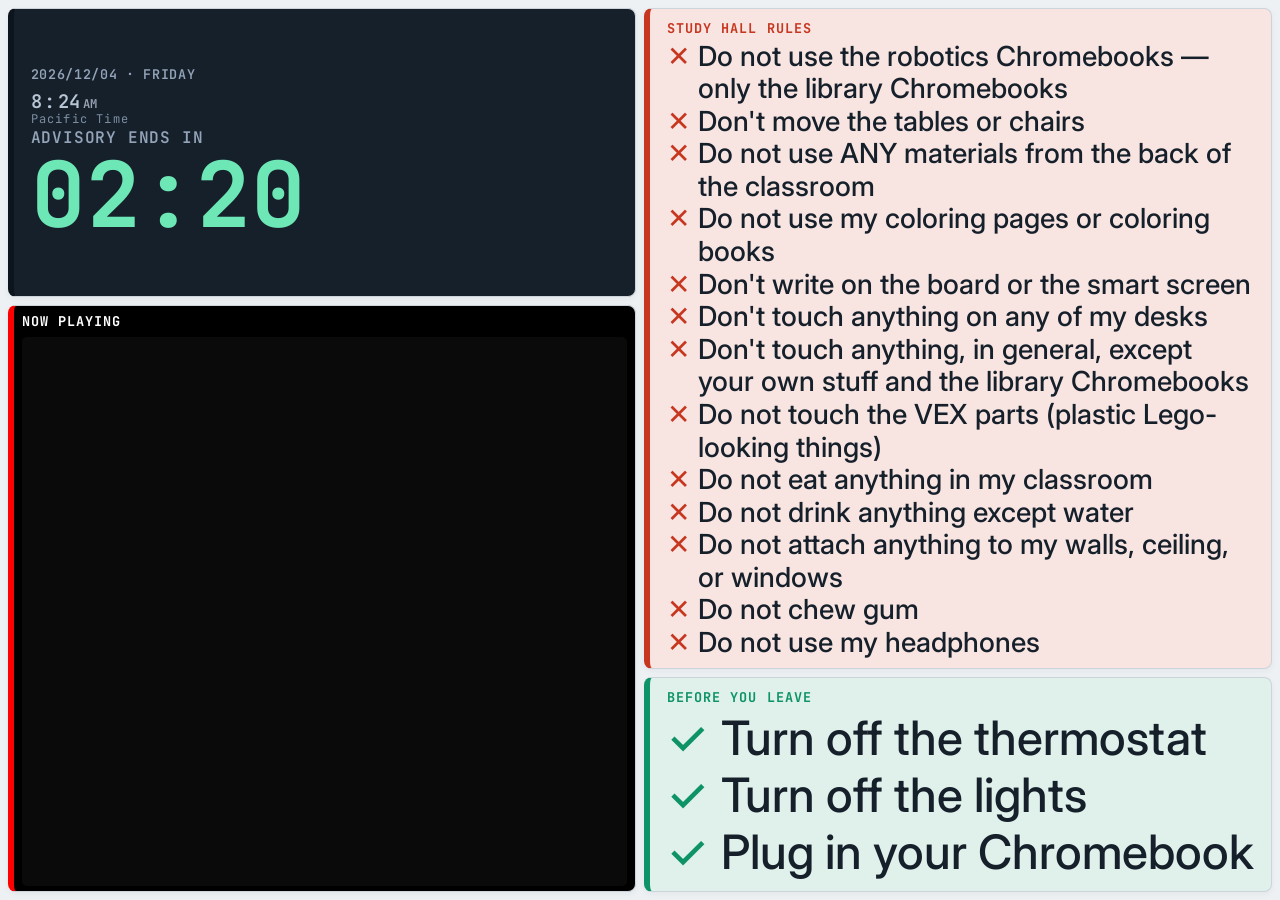
<file: current-day.html>
<!DOCTYPE html>
<html lang="en">
<head>
<meta charset="UTF-8">
<meta name="viewport" content="width=device-width, initial-scale=1.0">
<title>Today — Robotics &amp; Coding</title>
<style>
  html, body {
    margin: 0; padding: 0; width: 100%; height: 100%;
    background: #111; overflow: hidden;
  }
  #board-frame {
    display: block; width: 100vw; height: 100vh; border: none;
  }
  #board-loading {
    position: fixed; inset: 0; display: flex; align-items: center; justify-content: center;
    font-family: -apple-system, BlinkMacSystemFont, "Segoe UI", sans-serif;
    color: #999; background: #111; font-size: 1.1rem; letter-spacing: 0.02em;
  }
</style>
</head>
<body>

<div id="board-loading">Loading today&rsquo;s agenda&hellip;</div>
<iframe id="board-frame" title="Today's agenda" allow="autoplay; fullscreen" allowfullscreen style="display:none;"></iframe>

<script src="script.js?v=202611162337"></script>
<script>
  // This page never navigates itself — the address bar always stays on
  // current-day.html, so it's safe to bookmark and safe to refresh at any
  // time. Instead, it holds an iframe pointed at whichever page is "live"
  // right now (via resolveLivePage() from script.js) and swaps the
  // iframe's src whenever that changes. That means it self-updates on its
  // own — no refresh needed — the instant a period ends, an after-school
  // special kicks in, or midnight rolls over into a new school day.
  //
  // resolveLivePage() returns one of five pages: the live class agenda,
  // the Day Overview (from the 1st period bell through the end of 3rd
  // period — both tracks' plans side by side while she isn't teaching
  // yet), Study Hall (the default whenever nothing else is scheduled —
  // before school, or after school with no special active), VEX Club
  // (Mon 3pm+, Sat 8am+), or Tutoring (Tue 3pm+). It always swaps from
  // the Day Overview to the live class agenda at the end of 3rd period.
  const frame = document.getElementById('board-frame');
  const loadingEl = document.getElementById('board-loading');
  let shownUrl = null;

  // Cache-busting version, read off this page's own <script src="script.js?v=...">
  // rather than written out again here, so there is only ever one version
  // number in the file to bump. Every page this board loads into the iframe
  // gets it too: without it the browser (or a school network's caching proxy)
  // happily serves yesterday's agenda.html — and therefore yesterday's
  // stylesheet link — for the same date+period URL, and a style change stays
  // invisible on the projector no matter how hard anyone refreshes.
  const ASSET_V = (function () {
    const tag = document.querySelector('script[src^="script.js"]');
    const m = tag && tag.getAttribute('src').match(/[?&]v=([^&]+)/);
    return m ? m[1] : '';
  })();
  const vq = ASSET_V ? `v=${ASSET_V}` : '';

  function frameUrl(page) {
    if (page.type === 'agenda') {
      const slug = page.period ? PERIOD_SLUG[page.period] : null;
      return `agenda.html?date=${page.dateStr}` + (slug ? `&period=${slug}` : '') +
             (vq ? `&${vq}` : '');
    }
    if (page.type === 'overview') {
      return `overview.html?date=${page.dateStr}` + (vq ? `&${vq}` : '');
    }
    if (page.type === 'vex') return 'vex.html' + (vq ? `?${vq}` : '');
    if (page.type === 'tutoring') return 'tutoring.html' + (vq ? `?${vq}` : '');
    return 'study-hall.html' + (vq ? `?${vq}` : ''); // default / fallback
  }

  async function sync() {
    const url = frameUrl(await resolveLivePage());
    // Compare the finished URL, not the individual fields. The non-agenda
    // pages (study-hall / vex / tutoring) come back with no dateStr and no
    // period, so field-by-field checks ended up comparing undefined against
    // null, never matched, and re-set frame.src every 15 seconds — which
    // restarted whatever video or playlist was playing. Comparing the URL
    // string means the iframe is only ever touched when the page truly
    // changes.
    if (url === shownUrl) return; // nothing changed — leave the iframe (and the music) alone
    shownUrl = url;
    frame.src = url;
  }

  frame.addEventListener('load', () => {
    loadingEl.style.display = 'none';
    frame.style.display = 'block';
  });

  sync();
  setInterval(sync, 15000); // check every 15s; only actually reloads the iframe when the date or period changes
</script>

</body>
</html>
</file>
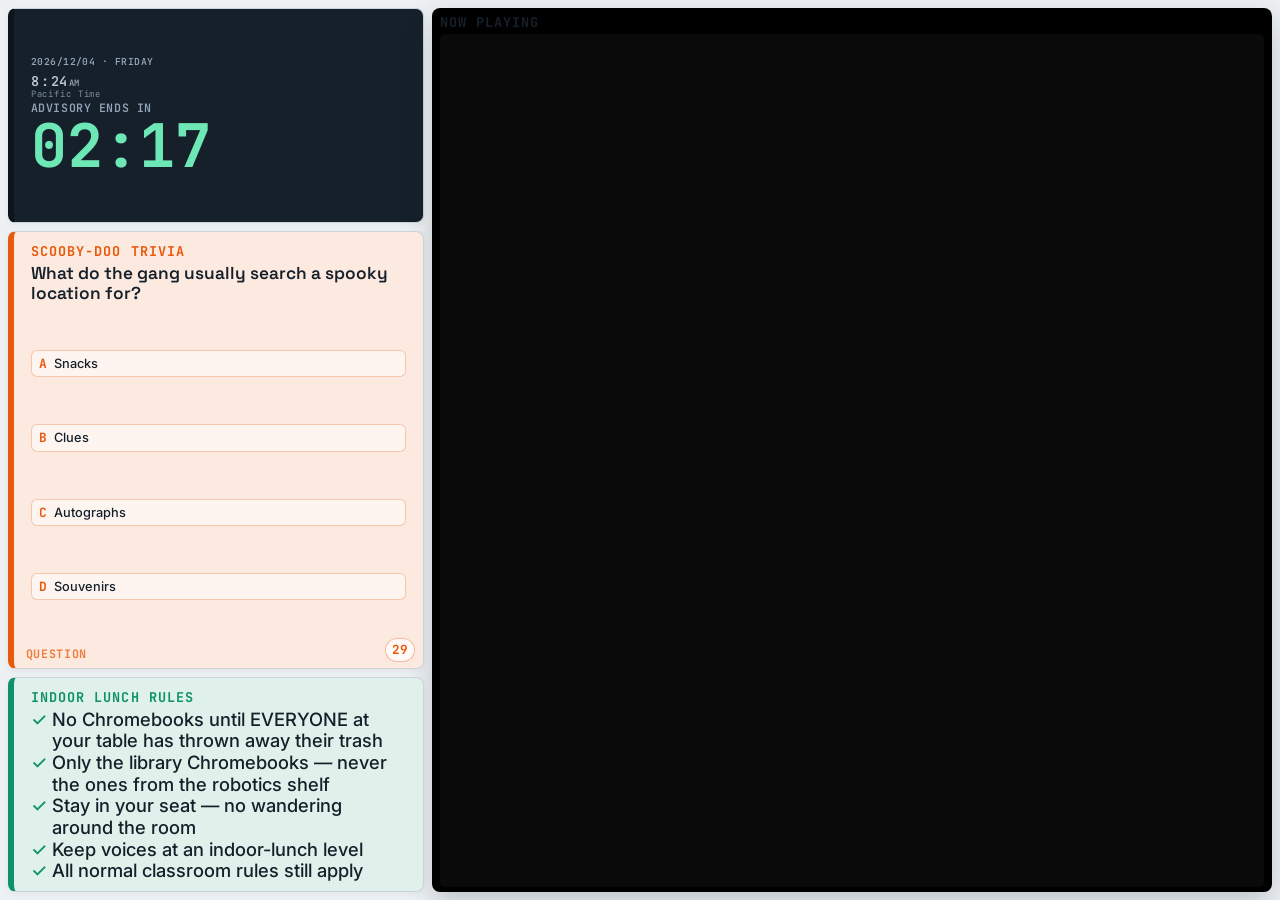
<file: indoor-lunch.html>
<!DOCTYPE html>
<html lang="en">
<head>
<meta charset="UTF-8">
<meta name="viewport" content="width=device-width, initial-scale=1.0">
<title>Indoor Lunch — Robotics &amp; Coding</title>
<link rel="stylesheet" href="styles.css?v=202611162337">
</head>
<body class="board-page">

<div class="hover-zone">
  <div class="hover-trigger"></div>
  <div class="hover-bar">
    <a class="back-link-inline" href="index.html" target="_top">&larr; Home</a>
    <span class="hb-date">Indoor Lunch</span>
  </div>
</div>

<div class="board-grid lunch-grid" id="board-grid">

  <div class="agenda-box box-clock">
    <div class="clock-date" id="clock-date">Loading&hellip;</div>
    <div class="clock-time" id="clock-time">--:--:--</div>
    <div class="clock-tz">Pacific Time</div>
    <div class="clock-status" id="clock-status">
      <span class="status-label" id="clock-status-label">Loading&hellip;</span>
      <span class="status-value" id="clock-status-value">&mdash;</span>
    </div>
  </div>

  <div class="agenda-box box-lunchvideo">
    <span class="box-label">Now Playing</span>
    <div class="lunchvideo-body">
      <div class="lunchvideo-embed" id="lunchvideo-embed"></div>
      <div class="lunchvideo-message" id="lunchvideo-message"></div>
    </div>
  </div>

  <div class="agenda-box box-trivia box-rot" id="trivia-box">
    <span class="box-label">Scooby-Doo Trivia</span>
    <div class="box-content" id="trivia-content">
      <div class="trivia-question" id="trivia-question">Loading&hellip;</div>
      <div class="trivia-options" id="trivia-options"></div>
    </div>
    <span class="trivia-phase-label" id="trivia-phase-label"></span>
    <span class="rot-timer" id="trivia-timer" hidden></span>
  </div>

  <div class="agenda-box box-lunchrules">
    <span class="box-label">Indoor Lunch Rules</span>
    <div class="box-content" id="content-lunchrules">
      <ul>
        <li>No Chromebooks until EVERYONE at your table has thrown away their trash</li>
        <li>Only the library Chromebooks &mdash; never the ones from the robotics shelf</li>
        <li>Stay in your seat &mdash; no wandering around the room</li>
        <li>Keep voices at an indoor-lunch level</li>
        <li>All normal classroom rules still apply</li>
      </ul>
    </div>
  </div>

</div>

<script src="script.js?v=202611162337"></script>
<script src="indoor-lunch.js?v=202611162337"></script>
</body>
</html>
</file>
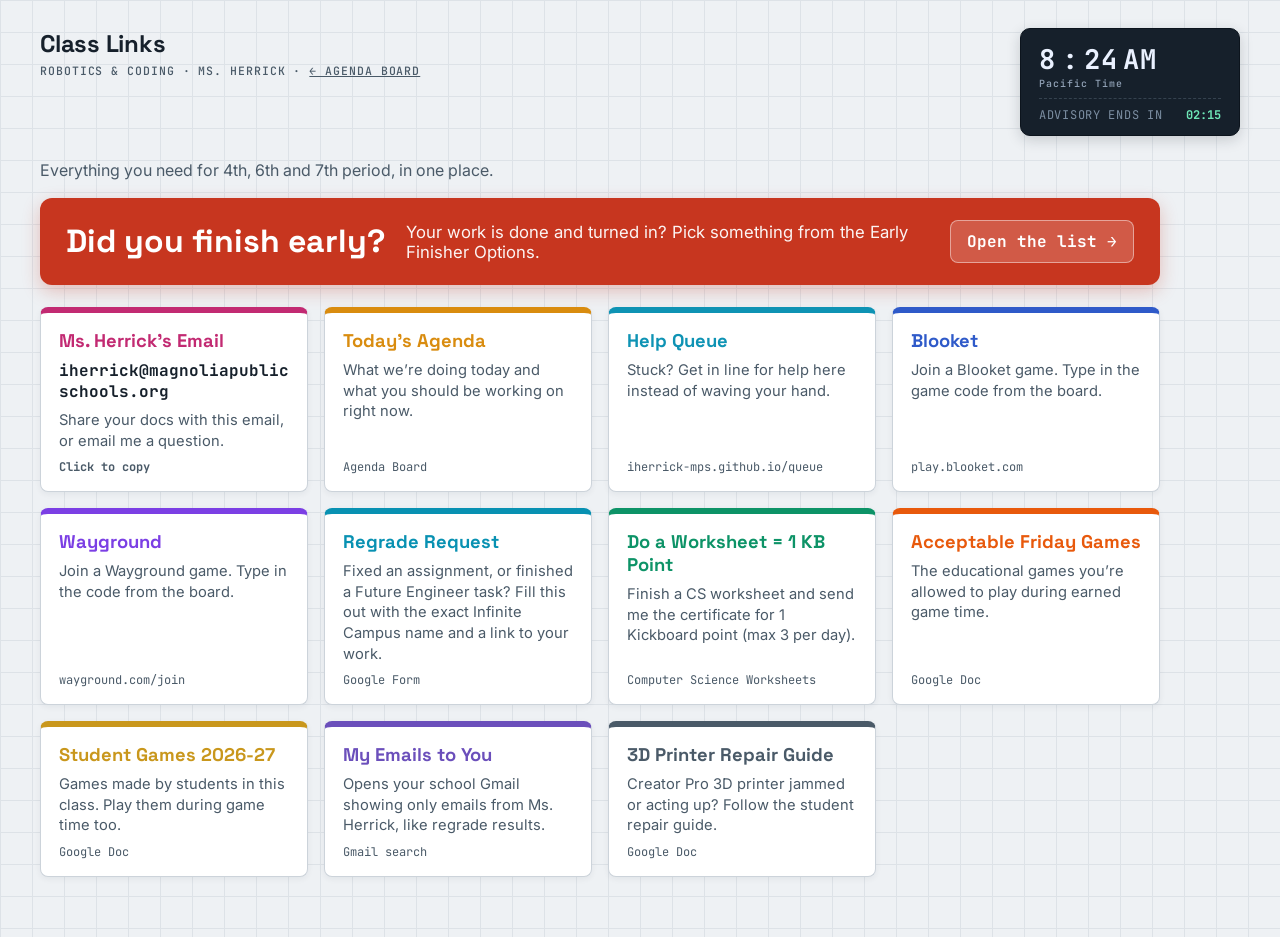
<file: links.html>
<!DOCTYPE html>
<html lang="en">
<head>
<meta charset="UTF-8">
<meta name="viewport" content="width=device-width, initial-scale=1.0">
<title>Class Links — Robotics &amp; Coding</title>
<link rel="stylesheet" href="styles.css?v=202611162337">
<style>
  /* Class Links page — the boxes reuse the board's accent colors */
  .links-body { padding: 8px 40px 60px; max-width: 1200px; }
  .links-sub { color: var(--ink-soft); margin: 0 0 18px; }

  .early-box {
    display: flex; align-items: center; gap: 20px; flex-wrap: wrap;
    background: var(--c-working); color: #fff; text-decoration: none;
    border-radius: 12px; padding: 22px 26px; margin-bottom: 22px;
    box-shadow: 0 6px 18px rgba(199, 54, 31, 0.28);
    transition: transform .12s ease, box-shadow .12s ease;
  }
  .early-box:hover { transform: translateY(-2px); box-shadow: 0 10px 24px rgba(199, 54, 31, 0.34); }
  .early-box .early-q { font-family: var(--font-display); font-size: 2rem; font-weight: 700; line-height: 1.1; }
  .early-box .early-a { font-size: 1.05rem; opacity: .95; flex: 1 1 260px; }
  .early-box .early-go {
    font-family: var(--font-mono); font-weight: 700; background: rgba(255,255,255,.18);
    border: 1px solid rgba(255,255,255,.45); border-radius: 8px; padding: 10px 16px; white-space: nowrap;
  }

  .links-grid { display: grid; grid-template-columns: repeat(auto-fill, minmax(260px, 1fr)); gap: 16px; }

  .link-box {
    --accent: var(--c-goal);
    display: flex; flex-direction: column; gap: 8px;
    background: var(--surface); color: var(--ink); text-decoration: none; text-align: left;
    border: 1px solid var(--grid-line); border-top: 6px solid var(--accent);
    border-radius: var(--radius); padding: 16px 18px; font: inherit; cursor: pointer;
    box-shadow: 0 2px 6px rgba(22, 32, 43, 0.06);
    transition: transform .12s ease, box-shadow .12s ease;
  }
  .link-box:hover { transform: translateY(-2px); box-shadow: 0 8px 18px rgba(22, 32, 43, 0.12); }
  .link-box .lb-title { font-family: var(--font-display); font-weight: 700; font-size: 1.15rem; color: var(--accent); }
  .link-box .lb-desc { font-size: .92rem; color: var(--ink-soft); line-height: 1.4; }
  .link-box .lb-url { margin-top: auto; font-family: var(--font-mono); font-size: .75rem; color: var(--ink-soft); word-break: break-all; }

  .email-box .lb-email { font-family: var(--font-mono); font-weight: 700; font-size: 1rem; color: var(--ink); word-break: break-all; }
  .email-box .lb-url { font-weight: 700; }
  .email-box.copied .lb-url { color: var(--c-eld); }

  @media (max-width: 600px) {
    .links-body { padding: 8px 16px 40px; }
    .topbar { padding: 20px 16px 12px; }
    .early-box .early-q { font-size: 1.6rem; }
  }
</style>
</head>
<body class="index-page">

<div class="topbar">
  <div class="brand">
    Class Links
    <span class="brand-sub">Robotics &amp; Coding &middot; Ms. Herrick &middot; <a href="index.html">&larr; Agenda Board</a></span>
  </div>
  <div class="clock">
    <div class="clock-time" id="clock-time">--:--:--</div>
    <div class="clock-tz">Pacific Time</div>
    <div class="clock-status" id="clock-status">
      <span class="status-label" id="clock-status-label">Loading&hellip;</span>
      <span class="status-value" id="clock-status-value">&mdash;</span>
    </div>
  </div>
</div>

<div class="links-body">
  <p class="links-sub">Everything you need for 4th, 6th and 7th period, in one place.</p>

  <a class="early-box" href="https://docs.google.com/document/d/15flvgs9Rvjl62_gJfiXB9c2XCFxWKwFBwky6J6CThps/edit" target="_blank" rel="noopener">
    <span class="early-q">Did you finish early?</span>
    <span class="early-a">Your work is done and turned in? Pick something from the Early Finisher Options.</span>
    <span class="early-go">Open the list &rarr;</span>
  </a>

  <div class="links-grid">

    <button type="button" class="link-box email-box" id="email-box" style="--accent: var(--c-connect)" data-email="iherrick@magnoliapublicschools.org">
      <span class="lb-title">Ms. Herrick&rsquo;s Email</span>
      <span class="lb-email">iherrick@magnoliapublicschools.org</span>
      <span class="lb-desc">Share your docs with this email, or email me a question.</span>
      <span class="lb-url" id="email-status">Click to copy</span>
    </button>

    <a class="link-box" style="--accent: var(--c-agenda)" href="current-day.html">
      <span class="lb-title">Today&rsquo;s Agenda</span>
      <span class="lb-desc">What we&rsquo;re doing today and what you should be working on right now.</span>
      <span class="lb-url">Agenda Board</span>
    </a>

    <a class="link-box" style="--accent: var(--c-queue)" href="https://iherrick-mps.github.io/queue/" target="_blank" rel="noopener">
      <span class="lb-title">Help Queue</span>
      <span class="lb-desc">Stuck? Get in line for help here instead of waving your hand.</span>
      <span class="lb-url">iherrick-mps.github.io/queue</span>
    </a>

    <a class="link-box" style="--accent: var(--c-goal)" href="https://play.blooket.com/play" target="_blank" rel="noopener">
      <span class="lb-title">Blooket</span>
      <span class="lb-desc">Join a Blooket game. Type in the game code from the board.</span>
      <span class="lb-url">play.blooket.com</span>
    </a>

    <a class="link-box" style="--accent: var(--c-standard)" href="https://wayground.com/join" target="_blank" rel="noopener">
      <span class="lb-title">Wayground</span>
      <span class="lb-desc">Join a Wayground game. Type in the code from the board.</span>
      <span class="lb-url">wayground.com/join</span>
    </a>

    <a class="link-box" style="--accent: var(--c-deliverable)" href="https://docs.google.com/forms/d/e/1FAIpQLSf56bFYg-KAJDi37D4caDFEAs4YeGhWPFH7LVtxqqk3g05WFw/viewform" target="_blank" rel="noopener">
      <span class="lb-title">Regrade Request</span>
      <span class="lb-desc">Fixed an assignment, or finished a Future Engineer task? Fill this out with the exact Infinite Campus name and a link to your work.</span>
      <span class="lb-url">Google Form</span>
    </a>

    <a class="link-box" style="--accent: var(--c-eld)" href="https://iherrick-mps.github.io/Computer-Science-Worksheets/quiz.html" target="_blank" rel="noopener">
      <span class="lb-title">Do a Worksheet = 1 KB Point</span>
      <span class="lb-desc">Finish a CS worksheet and send me the certificate for 1 Kickboard point (max 3 per day).</span>
      <span class="lb-url">Computer Science Worksheets</span>
    </a>

    <a class="link-box" style="--accent: var(--c-trivia)" href="https://docs.google.com/document/d/1AlRJo2DOusVQ4aNGTIzYURjCbL-TLQfU1hvGgg0iGHw/edit" target="_blank" rel="noopener">
      <span class="lb-title">Acceptable Friday Games</span>
      <span class="lb-desc">The educational games you&rsquo;re allowed to play during earned game time.</span>
      <span class="lb-url">Google Doc</span>
    </a>

    <a class="link-box" style="--accent: var(--c-joinlink)" href="https://docs.google.com/document/d/1Ur1SpkWLxH3sJszL16UIIvTylhmq3x8UFP5Y2R2vRE0/edit" target="_blank" rel="noopener">
      <span class="lb-title">Student Games 2026-27</span>
      <span class="lb-desc">Games made by students in this class. Play them during game time too.</span>
      <span class="lb-url">Google Doc</span>
    </a>

    <a class="link-box" style="--accent: var(--c-goguardian)" href="https://mail.google.com/mail/u/0/#search/from%3Aiherrick%40magnoliapublicschools.org" target="_blank" rel="noopener">
      <span class="lb-title">My Emails to You</span>
      <span class="lb-desc">Opens your school Gmail showing only emails from Ms. Herrick, like regrade results.</span>
      <span class="lb-url">Gmail search</span>
    </a>

    <a class="link-box" style="--accent: var(--ink-soft)" href="https://docs.google.com/document/d/16tLu7tEJBl0OvAiulCm4hFj055X9MuKDeAUC_3EriQA/edit" target="_blank" rel="noopener">
      <span class="lb-title">3D Printer Repair Guide</span>
      <span class="lb-desc">Creator Pro 3D printer jammed or acting up? Follow the student repair guide.</span>
      <span class="lb-url">Google Doc</span>
    </a>

  </div>
</div>

<script src="script.js?v=202611162337"></script>
<script>
  // Click the email box to copy the address
  (function () {
    var box = document.getElementById('email-box');
    var status = document.getElementById('email-status');
    box.addEventListener('click', function () {
      var email = box.getAttribute('data-email');
      function done() {
        box.classList.add('copied');
        status.textContent = 'Copied!';
        setTimeout(function () { box.classList.remove('copied'); status.textContent = 'Click to copy'; }, 2000);
      }
      if (navigator.clipboard && navigator.clipboard.writeText) {
        navigator.clipboard.writeText(email).then(done, fallback);
      } else {
        fallback();
      }
      function fallback() {
        var t = document.createElement('textarea');
        t.value = email; document.body.appendChild(t); t.select();
        try { document.execCommand('copy'); done(); } catch (e) { status.textContent = 'Select and copy it above'; }
        document.body.removeChild(t);
      }
    });
  })();
</script>
</body>
</html>
</file>
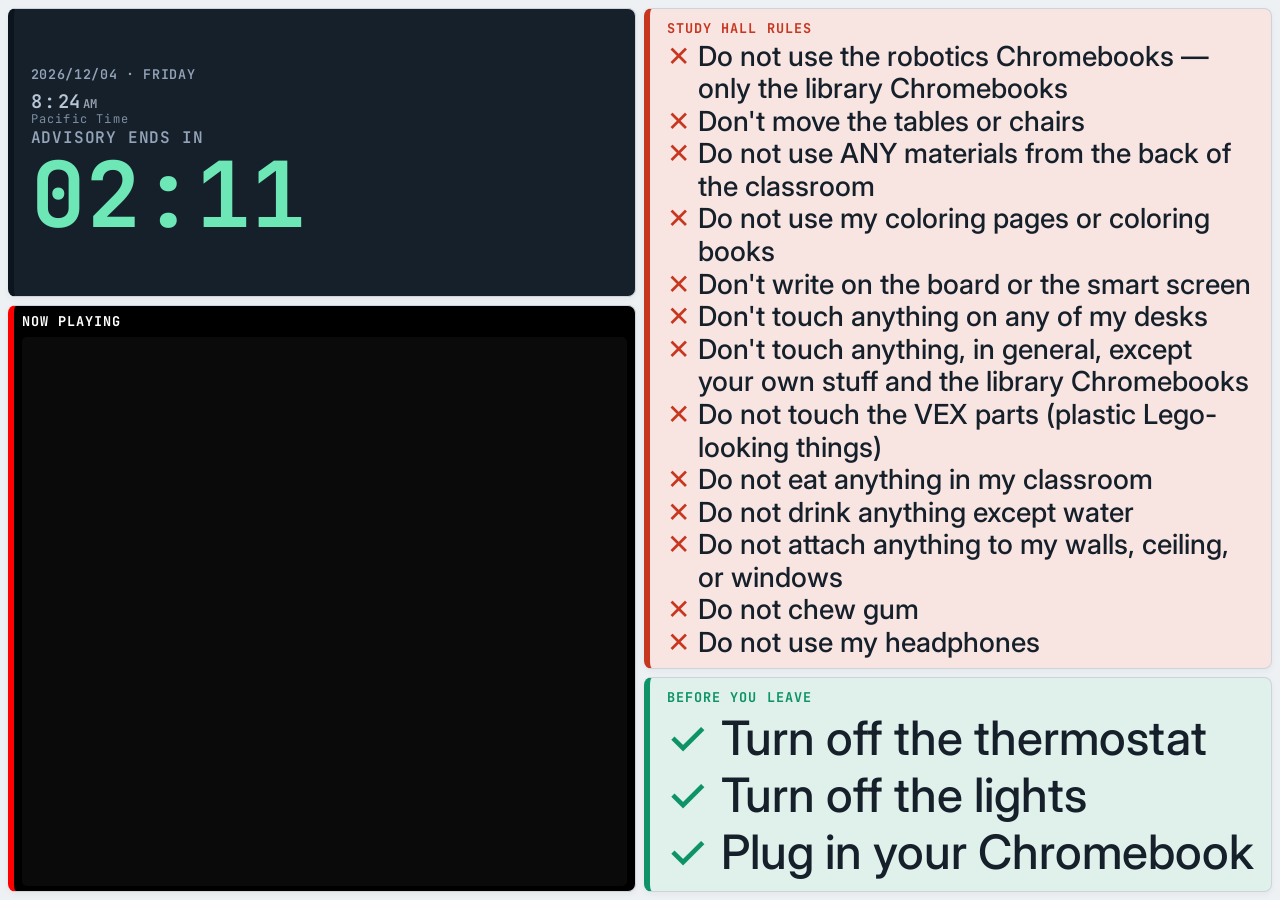
<file: study-hall.html>
<!DOCTYPE html>
<html lang="en">
<head>
<meta charset="UTF-8">
<meta name="viewport" content="width=device-width, initial-scale=1.0">
<title>Study Hall — Robotics &amp; Coding</title>
<link rel="stylesheet" href="styles.css?v=202611162337">
</head>
<body class="board-page">

<div class="hover-zone">
  <div class="hover-trigger"></div>
  <div class="hover-bar">
    <a class="back-link-inline" href="index.html" target="_top">&larr; Home</a>
    <span class="hb-date">Study Hall</span>
  </div>
</div>

<div class="board-grid studyhall-grid" id="board-grid">

  <div class="agenda-box box-clock">
    <div class="clock-date" id="clock-date">Loading&hellip;</div>
    <div class="clock-time" id="clock-time">--:--:--</div>
    <div class="clock-tz">Pacific Time</div>
    <div class="clock-status" id="clock-status">
      <span class="status-label" id="clock-status-label">Loading&hellip;</span>
      <span class="status-value" id="clock-status-value">&mdash;</span>
    </div>
  </div>

  <div class="agenda-box box-nowplaying" id="studyhall-nowplaying-box">
    <span class="box-label">Now Playing</span>
    <div class="nowplaying-body">
      <div class="nowplaying-inputrow">
        <input type="text" id="studyhall-nowplaying-input" class="nowplaying-input"
               placeholder="Paste a YouTube video or playlist link&hellip;">
        <button type="button" class="nowplaying-random-btn" id="studyhall-nowplaying-random-btn" title="Play a random track">&#127922;</button>
      </div>
      <div class="nowplaying-embed" id="studyhall-nowplaying-embed"></div>
    </div>
  </div>

  <div class="agenda-box box-studyrules">
    <span class="box-label">Study Hall Rules</span>
    <div class="box-content" id="content-studyrules">
      <ul>
        <li>Do not use the robotics Chromebooks &mdash; only the library Chromebooks</li>
        <li>Don't move the tables or chairs</li>
        <li>Do not use ANY materials from the back of the classroom</li>
        <li>Do not use my coloring pages or coloring books</li>
        <li>Don't write on the board or the smart screen</li>
        <li>Don't touch anything on any of my desks</li>
        <li>Don't touch anything, in general, except your own stuff and the library Chromebooks</li>
        <li>Do not touch the VEX parts (plastic Lego-looking things)</li>
        <li>Do not eat anything in my classroom</li>
        <li>Do not drink anything except water</li>
        <li>Do not attach anything to my walls, ceiling, or windows</li>
        <li>Do not chew gum</li>
        <li>Do not use my headphones</li>
      </ul>
    </div>
  </div>

  <div class="agenda-box box-closing">
    <span class="box-label">Before You Leave</span>
    <div class="box-content" id="content-closing">
      <ul>
        <li>Turn off the thermostat</li>
        <li>Turn off the lights</li>
        <li>Plug in your Chromebook</li>
      </ul>
    </div>
  </div>

</div>

<script src="script.js?v=202611162337"></script>
<script src="study-hall.js?v=202611162337"></script>
</body>
</html>
</file>
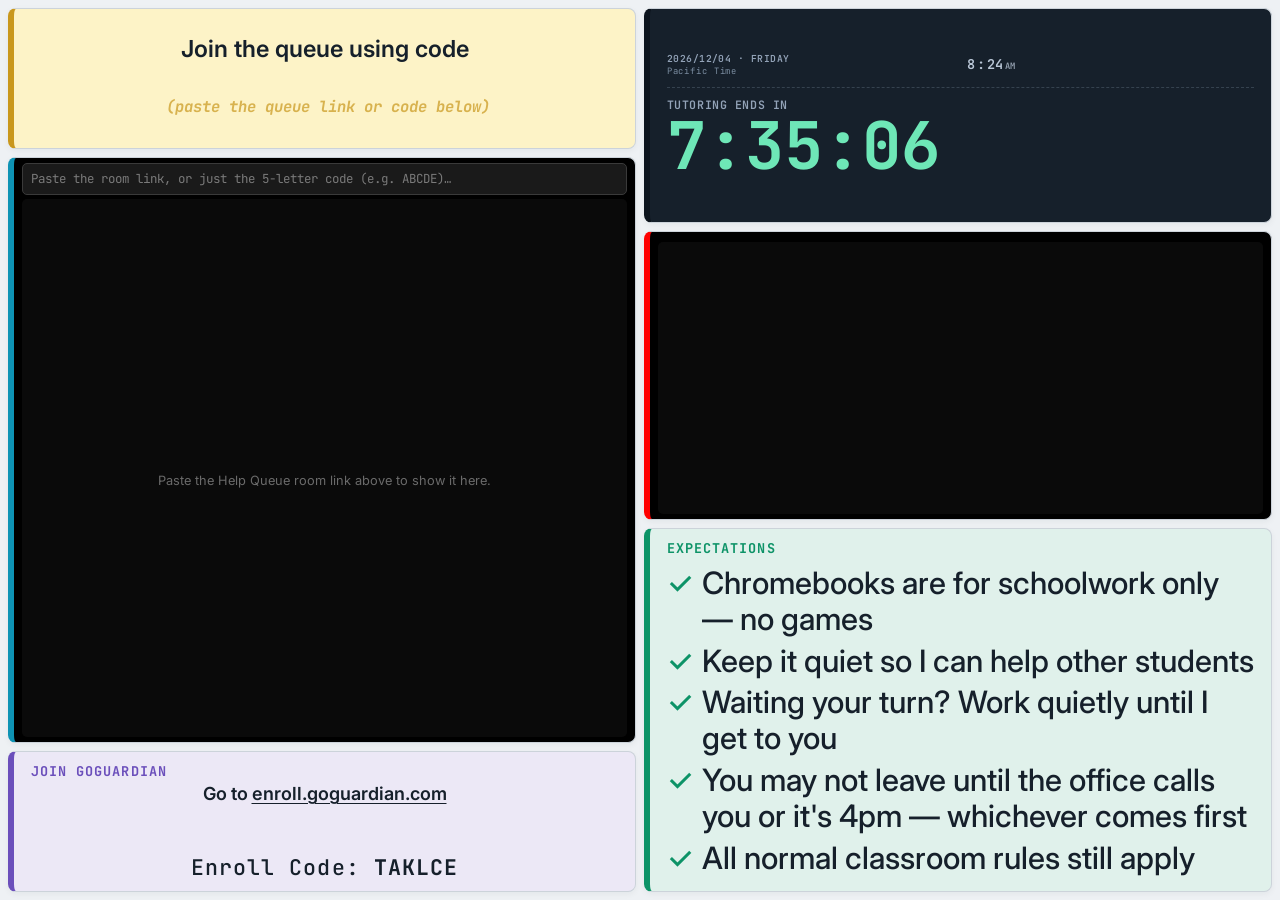
<file: tutoring.html>
<!DOCTYPE html>
<html lang="en">
<head>
<meta charset="UTF-8">
<meta name="viewport" content="width=device-width, initial-scale=1.0">
<title>Tutoring — Robotics &amp; Coding</title>
<link rel="stylesheet" href="styles.css?v=202611162337">
</head>
<body class="board-page">

<div class="hover-zone">
  <div class="hover-trigger"></div>
  <div class="hover-bar">
    <a class="back-link-inline" href="index.html" target="_top">&larr; Home</a>
    <span class="hb-date">Tutoring &middot; Until 4:00 PM</span>
  </div>
</div>

<div class="board-grid tutoring-grid" id="board-grid">

  <div class="agenda-box box-joinlink">
    <div class="box-content" id="content-joinlink">
      <div class="joinlink-line1">Join the queue using code</div>
      <div class="joinlink-line2" id="joinlink-code"></div>
    </div>
  </div>

  <div class="agenda-box box-queue" id="tutoring-queue-box">
    <div class="queue-body">
      <input type="text" id="queue-input" class="queue-input"
             placeholder="Paste the room link, or just the 5-letter code (e.g. ABCDE)…">
      <div class="queue-embed" id="queue-embed"></div>
    </div>
  </div>

  <div class="agenda-box box-goguardian">
    <span class="box-label">Join GoGuardian</span>
    <div class="box-content">
      <p>Go to <a href="https://enroll.goguardian.com" target="_blank" rel="noopener">enroll.goguardian.com</a></p>
      <div class="code-display">Enroll Code: <strong>TAKLCE</strong></div>
    </div>
  </div>

  <div class="agenda-box box-clock" data-clock-override-start="15:15" data-clock-override-end="16:00" data-clock-override-label="Tutoring">
    <div class="clock-info-grid">
      <div class="clock-date" id="clock-date">Loading…</div>
      <div class="clock-tz">Pacific Time</div>
      <div class="clock-time" id="clock-time">--:--:--</div>
    </div>
    <div class="clock-status" id="clock-status">
      <span class="status-label" id="clock-status-label">Loading…</span>
      <span class="status-value" id="clock-status-value">—</span>
    </div>
  </div>

  <div class="agenda-box box-nowplaying">
    <div class="nowplaying-body">
      <div class="nowplaying-inputrow">
        <input type="text" id="nowplaying-input" class="nowplaying-input"
               placeholder="Paste a YouTube video or playlist link…">
        <button type="button" class="nowplaying-random-btn" id="nowplaying-random-btn" title="Play a random track">🎲</button>
      </div>
      <div class="nowplaying-embed" id="nowplaying-embed"></div>
    </div>
  </div>

  <div class="agenda-box box-expect">
    <span class="box-label">Expectations</span>
    <div class="box-content" id="content-expect">
      <ul>
        <li>Chromebooks are for schoolwork only — no games</li>
        <li>Keep it quiet so I can help other students</li>
        <li>Waiting your turn? Work quietly until I get to you</li>
        <li>You may not leave until the office calls you or it's 4pm — whichever comes first</li>
        <li>All normal classroom rules still apply</li>
      </ul>
    </div>
  </div>

</div>

<script src="script.js?v=202611162337"></script>
<script src="tutoring.js?v=202611162337"></script>
</body>
</html>
</file>
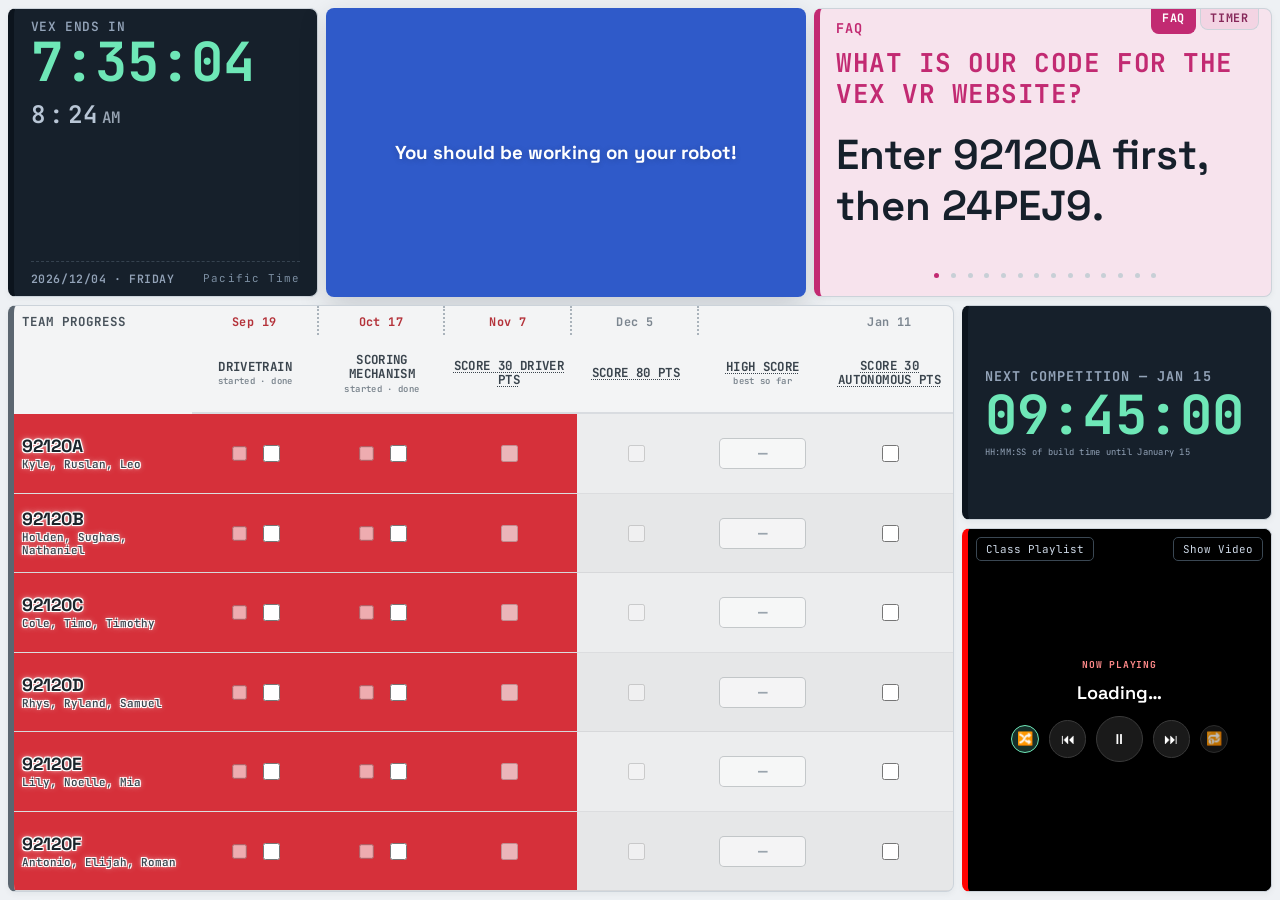
<file: vex.html>
<!DOCTYPE html>
<html lang="en">
<head>
<meta charset="UTF-8">
<meta name="viewport" content="width=device-width, initial-scale=1.0">
<title>VEX Robotics Club — Robotics &amp; Coding</title>
<link rel="stylesheet" href="styles.css?v=202611162337">
</head>
<body class="board-page">

<div class="hover-zone">
  <div class="hover-trigger"></div>
  <div class="hover-bar">
    <div class="hb-group hb-group-nav">
      <a class="back-link-inline" href="index.html" target="_top">&larr; Home</a>
      <span class="hb-date">VEX Robotics Club &middot; 3:00&ndash;4:00 PM</span>
    </div>
    <div class="hb-group hb-group-modes">
      <button class="nav-day-btn gamemode-toggle-btn" id="gamemode-toggle-btn" title="Toggle Game Mode">&#127918; Game Mode</button>
      <button class="nav-day-btn packup-toggle-btn" id="packup-toggle-btn" title="Toggle Clean Up">&#129529; Clean Up</button>
    </div>
  </div>
</div>

<div class="board-grid vex-grid" id="board-grid">

  <!-- Break is the club's own stretch of the morning, so the analog clock
       draws it as the rainbow wedge (see paintAnalogClock in script.js) -->
  <div class="agenda-box box-clock" data-clock-rainbow-period="Break">
    <div class="clock-status" id="clock-status">
      <span class="status-label" id="clock-status-label">Loading&hellip;</span>
      <span class="status-value" id="clock-status-value">&mdash;</span>
    </div>
    <div class="clock-time" id="clock-time">--:--</div>
    <div class="clock-footer">
      <span class="clock-date" id="clock-date">Loading&hellip;</span>
      <span class="clock-tz">Pacific Time</span>
    </div>
  </div>

  <div class="agenda-box box-countdown">
    <span class="box-label" id="vex-countdown-label">Next Competition &mdash; Jan 15</span>
    <div class="vex-countdown-number" id="vex-countdown-number">&mdash;</div>
    <div class="vex-countdown-sub" id="vex-countdown-sub">Loading&hellip;</div>
  </div>

  <div class="agenda-box box-banner box-work">
    <div class="vex-work-text">You should be working on your robot!</div>
  </div>

  <div class="agenda-box box-banner box-schedule">
    <span class="box-label">Saturday Schedule</span>
    <div class="box-content">
      <ul class="vex-sched-list" id="vex-schedule-list"></ul>
    </div>
  </div>

  <!-- Two panes behind one set of binder tabs: the rotating questions, and
       the match timer video. Only one is ever in the box at a time. -->
  <div class="agenda-box box-faq" id="box-faq">
    <span class="box-label" id="vex-faq-label">FAQ</span>

    <div class="vex-tabs" id="vex-faq-tabs" role="tablist" aria-label="FAQ or timer">
      <button type="button" class="vex-tab is-active" data-pane="faq"
              role="tab" aria-selected="true" aria-controls="vex-faq-pane">FAQ</button>
      <button type="button" class="vex-tab" data-pane="timer"
              role="tab" aria-selected="false" aria-controls="vex-timer-pane">Timer</button>
    </div>

    <div class="box-content" id="vex-faq-pane" role="tabpanel">
      <div class="vex-faq" id="vex-faq">
        <div class="vex-faq-q" id="vex-faq-q">&hellip;</div>
        <div class="vex-faq-a" id="vex-faq-a"></div>
        <div class="vex-faq-dots" id="vex-faq-dots"></div>
      </div>
    </div>

    <div class="vex-timer-pane" id="vex-timer-pane" role="tabpanel" hidden>
      <div class="vex-timer-embed" id="vex-timer-embed"></div>
    </div>
  </div>

  <div class="agenda-box box-scrum" id="box-scrum">
    <div class="vex-scrum-wrap">
      <div class="vex-scrum-table" id="vex-scrum-table"></div>
    </div>
  </div>

  <div class="agenda-box box-nowplaying box-vex-nowplaying" id="vex-nowplaying-box">
    <button type="button" class="vex-playlist-toggle" id="vex-playlist-btn" title="Switch playlist">Class Playlist</button>
    <button type="button" class="vex-visuals-toggle" id="vex-visuals-toggle">Show Video</button>
    <div class="nowplaying-body">
      <div class="nowplaying-embed" id="vex-nowplaying-embed"></div>
      <div class="vex-title-panel" id="vex-title-panel">
        <span class="vex-title-label">Now Playing</span>
        <span class="vex-title-text" id="vex-title-text">Loading&hellip;</span>
        <div class="vex-title-controls">
          <button type="button" class="vex-ctrl-btn vex-ctrl-btn--toggle" id="vex-shuffle-btn" title="Shuffle">&#128256;</button>
          <button type="button" class="vex-ctrl-btn" id="vex-prev-btn" title="Previous track">&#9198;</button>
          <button type="button" class="vex-ctrl-btn vex-ctrl-btn--play" id="vex-playpause-btn" title="Play/Pause">&#9208;</button>
          <button type="button" class="vex-ctrl-btn" id="vex-next-btn" title="Next track">&#9197;</button>
          <button type="button" class="vex-ctrl-btn vex-ctrl-btn--toggle" id="vex-repeat-btn" title="Repeat current song">&#128258;</button>
        </div>
      </div>
    </div>
  </div>

  <div class="agenda-box box-nowplaying box-packup box-packup-music" id="vex-packup-music-box">
    <span class="box-label">Clean-Up Song</span>
    <div class="nowplaying-body">
      <div class="nowplaying-embed" id="vex-packup-embed"></div>
    </div>
  </div>

  <div class="agenda-box box-packup box-packup-main" id="box-packup-main">
    <span class="box-label">Clean Up</span>
    <div class="packup-body">
      <div class="packup-title">CLEAN UP</div>
      <div class="packup-lede">Nobody leaves until&hellip;</div>
      <ol class="packup-list">
        <li>All VEX pieces are back in the shelves, a plastic bin, or the cardboard catch-all bin.</li>
        <li>There are no VEX pieces on my floor or on my tables.</li>
        <li>Everybody's boxes are stacked back on top of the shelves.</li>
      </ol>
    </div>
  </div>

  <div class="agenda-box box-gamemode box-gamemode-main" id="box-gamemode-main">
    <span class="box-label">Game Mode</span>
    <div class="gamemode-body">
      <div class="gamemode-countdown" id="gamemode-countdown">00:00</div>
      <div class="gamemode-message">Break time!</div>
      <div class="gamemode-note gamemode-note--rule">You still may not move seats without asking first.</div>
    </div>
  </div>

</div>

<div class="confetti-layer" id="confetti-layer" aria-hidden="true"></div>
<!-- Its own layer, separate from the Game Mode confetti above: that one is
     a steady fall that gets cleared wholesale when the mode is switched
     off, and a row finishing during Game Mode shouldn't wipe it or be
     wiped by it. -->
<div class="vex-burst-layer" id="vex-burst-layer" aria-hidden="true"></div>

<script src="script.js?v=202611162337"></script>
<script src="vex.js?v=202611162337"></script>
</body>
</html>
</file>
<file: styles.css>
@import url('https://fonts.googleapis.com/css2?family=Space+Grotesk:wght@500;600;700&family=Inter:wght@400;500;600;700&family=JetBrains+Mono:wght@400;500;700&display=swap');

/* ============ DESIGN TOKENS ============ */
:root {
  --ink: #16202b;
  --ink-soft: #4a5a68;
  --bg: #eef1f4;
  --surface: #ffffff;
  --grid-line: #ccd3da;
  --grid-line-soft: #dde2e7;

  /* box accent colors — edit these to re-theme any box */
  --c-working: #c7361f;    /* What should I be working on right now? */
  --c-deliverable: #0891b2;/* This week's deliverable */
  --c-goal: #2f5ac9;       /* SMART Goal / Learning Target */
  --c-standard: #7b3fe4;   /* Content Standard */
  --c-eld: #0d9367;        /* ELD Standard */
  --c-agenda: #d98c0f;     /* Agenda / Steps */
  --c-connect: #c22a72;    /* Connections */
  --c-timer: #38bdf8;      /* Count-up timer */
  --c-studyrules: #c7361f; /* Study Hall — Rules */
  --c-closing: #0d9367;    /* Study Hall — Before You Leave */
  --c-queue: #0e93b4;      /* Tutoring — Help Queue */
  --c-expect: #0d9367;     /* Tutoring — Expectations */
  --c-joinlink: #c9971c;   /* Tutoring — Join the Queue banner */
  --c-goguardian: #6b4fbb; /* Tutoring — GoGuardian enrollment banner */
  --c-lunchrules: #0d9367; /* Indoor Lunch — Rules */
  --c-trivia: #e8590c;     /* Indoor Lunch — Scooby-Doo Trivia */

  /* the light dotted box every schedule draws around the slot the
     clock is currently inside — see "You are here" at the end of
     this file */
  --sched-now-line: #8d9bab;

  --box-width: 340px;
  --radius: 8px;

  --font-display: 'Space Grotesk', sans-serif;
  --font-body: 'Inter', sans-serif;
  --font-mono: 'JetBrains Mono', monospace;
}

* { box-sizing: border-box; }

html, body {
  margin: 0;
  padding: 0;
  background: var(--bg);
  color: var(--ink);
  font-family: var(--font-body);
}

a { color: inherit; }

/* ============================================================
   INDEX PAGE (date list) — normal scrolling page, floating clock
   ============================================================ */

body.index-page {
  background-image:
    linear-gradient(var(--grid-line-soft) 1px, transparent 1px),
    linear-gradient(90deg, var(--grid-line-soft) 1px, transparent 1px);
  background-size: 32px 32px;
  min-height: 100vh;
}

.topbar {
  display: flex;
  align-items: flex-start;
  justify-content: space-between;
  padding: 28px 40px 16px;
  gap: 24px;
  flex-wrap: wrap;
}

.brand {
  font-family: var(--font-display);
  font-weight: 700;
  font-size: 1.5rem;
  letter-spacing: -0.01em;
}

.brand .brand-sub {
  display: block;
  font-family: var(--font-mono);
  font-size: 0.72rem;
  font-weight: 500;
  color: var(--ink-soft);
  letter-spacing: 0.08em;
  text-transform: uppercase;
  margin-top: 4px;
}

.clock {
  font-family: var(--font-mono);
  background: var(--ink);
  color: #eaf1ff;
  border-radius: 10px;
  padding: 12px 18px;
  min-width: 220px;
  box-shadow: 0 4px 14px rgba(22, 32, 43, 0.18);
  border: 1px solid #0c141d;
}

.clock .clock-time {
  font-size: 1.7rem;
  font-weight: 700;
  letter-spacing: 0.02em;
  display: flex;
  align-items: baseline;
  gap: 6px;
}

.clock-time .colon { animation: blink 2s steps(1) infinite; }

@keyframes blink {
  0%, 49% { opacity: 1; }
  50%, 100% { opacity: 0.25; }
}

.clock .clock-tz {
  font-size: 0.62rem;
  font-weight: 500;
  color: #93a3b8;
  letter-spacing: 0.1em;
  align-self: flex-end;
  margin-bottom: 3px;
}

.clock .clock-status {
  margin-top: 8px;
  padding-top: 8px;
  border-top: 1px dashed #35424f;
  font-size: 0.75rem;
  color: #b9c6d6;
  display: flex;
  justify-content: space-between;
  gap: 10px;
}

.clock-status .status-label { text-transform: uppercase; letter-spacing: 0.06em; color: #7c8ea2; }
.clock-status .status-value { color: #eaf1ff; font-weight: 700; }
.clock-status.in-session .status-value { color: #6ee7b7; }
.clock-status.not-in-session .status-value { color: #f5b169; }

.page-body { padding: 8px 40px 60px; max-width: 900px; }

.page-heading {
  font-family: var(--font-display);
  font-size: 1.1rem;
  font-weight: 600;
  color: var(--ink-soft);
  margin: 24px 0 14px;
}

.date-list {
  list-style: none;
  margin: 0;
  padding: 0;
  border: 1px solid var(--grid-line);
  border-radius: var(--radius);
  overflow: hidden;
  background: var(--surface);
}

.date-list li { border-bottom: 1px solid var(--grid-line-soft); }
.date-list li:last-child { border-bottom: none; }
.date-list li.is-today { background: #f2f6ff; }

.date-list a {
  display: flex;
  align-items: center;
  justify-content: space-between;
  padding: 16px 20px;
  text-decoration: none;
  transition: background 0.12s;
}
.date-list a:hover { background: var(--bg); }

.date-list .date-main { font-family: var(--font-display); font-weight: 600; font-size: 1.05rem; }
.date-list .today-tag {
  font-family: var(--font-mono);
  font-size: 0.62rem;
  font-weight: 700;
  color: var(--c-goal);
  letter-spacing: 0.08em;
  margin-left: 8px;
}
.date-list .date-weekday {
  font-family: var(--font-mono);
  font-size: 0.72rem;
  color: var(--ink-soft);
  text-transform: uppercase;
  letter-spacing: 0.08em;
}
.date-list .date-arrow { font-family: var(--font-mono); color: var(--ink-soft); }

.empty-note {
  font-family: var(--font-mono);
  font-size: 0.85rem;
  color: var(--ink-soft);
  padding: 20px;
  border: 1px dashed var(--grid-line);
  border-radius: var(--radius);
  background: var(--surface);
}

.page-heading .step-num {
  display: inline-flex;
  align-items: center;
  justify-content: center;
  width: 1.5em;
  height: 1.5em;
  margin-right: 8px;
  border-radius: 50%;
  background: var(--ink);
  color: #fff;
  font-family: var(--font-mono);
  font-size: 0.75em;
  font-weight: 700;
}

/* ---------- Step 1: period picker ---------- */

.period-picker { display: flex; gap: 12px; flex-wrap: wrap; }

.period-choice {
  flex: 1 1 160px;
  display: flex;
  flex-direction: column;
  gap: 3px;
  padding: 14px 18px;
  text-align: left;
  background: var(--surface);
  border: 1px solid var(--grid-line);
  border-left: 6px solid var(--pc-color, var(--grid-line));
  border-radius: var(--radius);
  cursor: pointer;
  transition: transform 0.12s, box-shadow 0.12s, background 0.12s;
}
.period-choice:hover { transform: translateY(-2px); box-shadow: 0 6px 16px rgba(22,32,43,0.12); }

.period-choice[data-period="4th Period"] { --pc-color: var(--c-goal); }
.period-choice[data-period="6th Period"] { --pc-color: var(--c-standard); }
.period-choice[data-period="7th Period"] { --pc-color: var(--c-eld); }

.period-choice .pc-period {
  font-family: var(--font-display);
  font-weight: 700;
  font-size: 1.05rem;
  color: var(--ink);
}
.period-choice .pc-grade {
  font-family: var(--font-mono);
  font-size: 0.7rem;
  text-transform: uppercase;
  letter-spacing: 0.08em;
  color: var(--ink-soft);
}

.period-choice.selected {
  background: var(--pc-color);
  border-color: var(--pc-color);
}
.period-choice.selected .pc-period,
.period-choice.selected .pc-grade { color: #fff; }
.period-choice.selected .pc-grade { opacity: 0.85; }

.period-picker.nudge { animation: nudge 0.4s ease; }
@keyframes nudge {
  0%, 100% { transform: translateX(0); }
  25% { transform: translateX(-6px); }
  75% { transform: translateX(6px); }
}

/* ---------- Step 2: month calendar ---------- */

.calendar {
  background: var(--surface);
  border: 1px solid var(--grid-line);
  border-radius: var(--radius);
  padding: 14px 16px 12px;
  max-width: 520px;
}

.cal-head {
  display: flex;
  align-items: center;
  justify-content: space-between;
  gap: 12px;
  margin-bottom: 12px;
}

.cal-title {
  font-family: var(--font-display);
  font-weight: 700;
  font-size: 1.15rem;
}

.cal-nav {
  font-family: var(--font-mono);
  font-size: 0.9rem;
  color: var(--ink-soft);
  background: transparent;
  border: 1px solid var(--grid-line);
  border-radius: 5px;
  padding: 5px 12px;
  cursor: pointer;
}
.cal-nav:hover:not(:disabled) { color: var(--ink); border-color: var(--ink); }
.cal-nav:disabled { opacity: 0.28; cursor: default; }

.cal-weekdays,
.cal-grid {
  display: grid;
  grid-template-columns: repeat(7, 1fr);
  gap: 5px;
}

.cal-weekdays {
  margin-bottom: 5px;
  font-family: var(--font-mono);
  font-size: 0.62rem;
  font-weight: 700;
  text-transform: uppercase;
  letter-spacing: 0.06em;
  color: var(--ink-soft);
  text-align: center;
}

.cal-day {
  aspect-ratio: 1.35 / 1;
  display: flex;
  align-items: center;
  justify-content: center;
  border-radius: 6px;
  font-family: var(--font-mono);
  font-size: 0.9rem;
  font-weight: 500;
  border: 1px solid transparent;
  background: transparent;
  color: #b3bcc6;
  padding: 0;
}

.cal-day.is-blank { visibility: hidden; }

/* days that actually have an agenda file */
.cal-day.has-agenda {
  background: var(--bg);
  border-color: var(--grid-line);
  color: var(--ink);
  font-weight: 700;
  cursor: pointer;
  text-decoration: none;
  transition: background 0.12s, transform 0.12s;
}
.cal-day.has-agenda:hover {
  background: var(--sel-color, var(--ink));
  border-color: var(--sel-color, var(--ink));
  color: #fff;
  transform: translateY(-1px);
}

.cal-day.is-today {
  border-color: var(--c-working);
  border-width: 2px;
  color: var(--c-working);
  box-shadow: inset 0 0 0 2px color-mix(in srgb, var(--c-working) 18%, white);
}
.cal-day.is-today.has-agenda { background: color-mix(in srgb, var(--c-working) 12%, white); }

.cal-hint {
  margin-top: 12px;
  font-family: var(--font-mono);
  font-size: 0.7rem;
  color: var(--ink-soft);
}
.cal-hint.is-warning { color: var(--c-working); font-weight: 700; }

/* ---------- collapsible full date list ---------- */

.date-list-wrap { margin-top: 22px; max-width: 520px; }

.date-list-wrap > summary {
  cursor: pointer;
  font-family: var(--font-mono);
  font-size: 0.75rem;
  text-transform: uppercase;
  letter-spacing: 0.08em;
  color: var(--ink-soft);
  padding: 6px 0 12px;
}
.date-list-wrap > summary:hover { color: var(--ink); }

/* ============================================================
   AGENDA PAGE — fixed, no-scroll, full-viewport bento board
   ============================================================ */

body.board-page {
  height: 100vh;
  width: 100vw;
  overflow: hidden;
  background: var(--bg);
}

/* invisible hover zone pinned to the top edge; moving the mouse near
   the top of the screen reveals the period switcher + date/back-link.
   The bar is fully collapsed (zero height, not just hidden) when idle. */
.hover-zone {
  position: fixed;
  top: 0; left: 0; right: 0;
  z-index: 50;
}

.hover-trigger { height: 10px; }

.hover-bar {
  display: flex;
  flex-wrap: wrap;
  align-items: center;
  column-gap: 22px;
  row-gap: 8px;
  max-height: 0;
  padding: 0 18px;
  overflow: hidden;
  background: var(--ink);
  color: #eaf1ff;
  font-family: var(--font-mono);
  opacity: 0;
  transition: max-height 0.2s ease, padding 0.2s ease, opacity 0.15s ease;
  box-shadow: 0 6px 16px rgba(0,0,0,0.15);
}

/* Open tall enough for the bar to wrap onto as many rows as it needs —
   the old fixed 60px cut the second row off, which is what made the
   controls look like they were spilling out of the bar. A narrow window
   (or a projector at 1280) now stacks the groups instead of clipping
   them, and 45vh is a backstop so the menu can never swallow the board. */
.hover-zone:hover .hover-bar,
.hover-bar:focus-within {
  max-height: 45vh;
  overflow-y: auto;
  padding: 8px 18px;
  opacity: 1;
}

/* One cluster of related controls: where you are / which period /
   which mode. A group keeps its own pieces together and breaks as a
   unit, so "Game Time [5] min" never splits across rows while there's
   a whole row free below. */
.hb-group {
  display: flex;
  flex-wrap: wrap;
  align-items: center;
  gap: 8px;
  min-width: 0;
}

/* modes sit hard right while everything fits on one row, and fall onto
   their own row (still right-aligned) once it doesn't */
.hb-group-modes { margin-left: auto; justify-content: flex-end; }

.back-link-inline {
  font-size: 0.75rem;
  text-decoration: none;
  color: #cdd8e6;
  border: 1px solid #3a4753;
  padding: 4px 10px;
  border-radius: 5px;
  white-space: nowrap;
}
.back-link-inline:hover { color: #fff; border-color: #fff; }

.nav-day-btn {
  font-family: var(--font-mono);
  font-size: 0.75rem;
  color: #cdd8e6;
  background: transparent;
  border: 1px solid #3a4753;
  padding: 4px 10px;
  border-radius: 5px;
  cursor: pointer;
  white-space: nowrap;
  /* some of these are <a>, not <button> (Open full board, Transition
     times) — they're buttons in the bar, so they shouldn't be underlined */
  text-decoration: none;
}
.nav-day-btn:hover:not(:disabled) { color: #fff; border-color: #fff; }
.nav-day-btn:disabled { opacity: 0.3; cursor: default; }

.hb-date { font-size: 0.82rem; font-weight: 700; white-space: nowrap; }
.hb-schedule {
  font-size: 0.68rem;
  color: #93a3b8;
  text-transform: uppercase;
  letter-spacing: 0.06em;
  white-space: nowrap;
}

.period-tabs { display: flex; gap: 8px; flex-wrap: wrap; align-items: center; }

.period-tab {
  font-family: var(--font-mono);
  font-size: 0.75rem;
  font-weight: 500;
  padding: 6px 12px;
  border-radius: 5px;
  border: 1px solid #3a4753;
  background: transparent;
  color: #cdd8e6;
  cursor: pointer;
  white-space: nowrap;
}

.period-tab::before {
  content: '';
  display: inline-block;
  width: 7px;
  height: 7px;
  border-radius: 50%;
  margin-right: 7px;
  background: var(--pin-color, #cdd8e6);
  vertical-align: middle;
}

.period-tab.active { color: #fff; border-color: #fff; font-weight: 700; }
.period-tab.is-now::after { content: '\25CF LIVE'; font-size: 0.6rem; margin-left: 7px; color: #6ee7b7; }

.gametime-set {
  display: flex;
  align-items: center;
  gap: 6px;
  font-family: var(--font-mono);
  font-size: 0.72rem;
  color: #cdd8e6;
  white-space: nowrap;
}

.gametime-minutes-input {
  width: 48px;
  font-family: var(--font-mono);
  font-size: 0.75rem;
  color: #eaf1ff;
  background: transparent;
  border: 1px solid #3a4753;
  border-radius: 5px;
  padding: 4px 6px;
  text-align: center;
}

.gametime-minutes-input:focus {
  outline: none;
  border-color: #ffb347;
}

.gametime-minutes-input.is-armed {
  border-color: #ffb347;
  color: #ffb347;
}

/* hide the number input's spinner arrows so it matches the other
   compact hover-bar controls */
.gametime-minutes-input::-webkit-outer-spin-button,
.gametime-minutes-input::-webkit-inner-spin-button {
  -webkit-appearance: none;
  margin: 0;
}
.gametime-minutes-input[type="number"] { -moz-appearance: textfield; }

/* the board itself: a 12-row grid filling the whole viewport. The column
   count is 12 by default (Study Hall / VEX / Tutoring all lay out on
   twelfths); the main class agenda board below re-declares it at 24 so
   the clock can sit at exactly half its old width with the month
   calendar in the other half. */
.board-grid {
  height: 100vh;
  width: 100vw;
  display: grid;
  grid-template-columns: repeat(12, 1fr);
  grid-template-rows: repeat(12, 1fr);
  gap: 8px;
  padding: 8px;
}

/* ---- main class agenda board (agenda.html) ----
   24 columns x 12 rows. Three of the old boxes were merged into
   rotating bentos, which is where the extra room for bigger text comes
   from — each slide now gets a whole box to itself instead of sharing:

     focus     = "What should I be working on right now?" + SMART Goal
     agenda    = Agenda / Steps + Connections
     standards = Content Standard + ELD Standard

   Timer, Ms. Herrick, and Now Playing keep their exact old footprints
   (6/24 = the old 3/12, and 8/24 = the old 4/12). Clock is halved to
   3/24 with the month calendar taking the other half.

   The Help Queue and the Due on Sunday / Connections bento trade
   blocks: the queue is just a code strip and an embed, so it only
   needs the small 6-col corner up top, while Connections carries real
   text and takes the big 8x8 block on the right instead. */
.board-grid.agenda-grid {
  grid-template-columns: repeat(24, 1fr);
  grid-template-areas:
    "clock clock clock cal cal cal focus focus focus focus focus focus focus focus focus focus focus focus queue queue queue queue queue queue"
    "clock clock clock cal cal cal focus focus focus focus focus focus focus focus focus focus focus focus queue queue queue queue queue queue"
    "timer timer timer timer timer timer focus focus focus focus focus focus focus focus focus focus focus focus queue queue queue queue queue queue"
    "name name name name name name focus focus focus focus focus focus focus focus focus focus focus focus queue queue queue queue queue queue"
    "standards standards standards standards standards standards standards standards agenda agenda agenda agenda agenda agenda agenda agenda deliver deliver deliver deliver deliver deliver deliver deliver"
    "standards standards standards standards standards standards standards standards agenda agenda agenda agenda agenda agenda agenda agenda deliver deliver deliver deliver deliver deliver deliver deliver"
    "standards standards standards standards standards standards standards standards agenda agenda agenda agenda agenda agenda agenda agenda deliver deliver deliver deliver deliver deliver deliver deliver"
    "standards standards standards standards standards standards standards standards agenda agenda agenda agenda agenda agenda agenda agenda deliver deliver deliver deliver deliver deliver deliver deliver"
    "standards standards standards standards standards standards standards standards agenda agenda agenda agenda agenda agenda agenda agenda deliver deliver deliver deliver deliver deliver deliver deliver"
    "nowplaying nowplaying nowplaying nowplaying nowplaying nowplaying nowplaying nowplaying agenda agenda agenda agenda agenda agenda agenda agenda deliver deliver deliver deliver deliver deliver deliver deliver"
    "nowplaying nowplaying nowplaying nowplaying nowplaying nowplaying nowplaying nowplaying agenda agenda agenda agenda agenda agenda agenda agenda deliver deliver deliver deliver deliver deliver deliver deliver"
    "nowplaying nowplaying nowplaying nowplaying nowplaying nowplaying nowplaying nowplaying agenda agenda agenda agenda agenda agenda agenda agenda deliver deliver deliver deliver deliver deliver deliver deliver";
}

.agenda-box {
  display: flex;
  flex-direction: column;
  min-height: 0;
  min-width: 0;
  overflow: hidden;
  background: color-mix(in srgb, var(--box-color, var(--ink)) 13%, white);
  border: 1px solid var(--grid-line);
  border-left: 6px solid var(--box-color, var(--ink));
  border-radius: var(--radius);
  padding: 1.1vh 1.3vw;
  box-shadow: 0 2px 6px rgba(22, 32, 43, 0.05);
  cursor: pointer;
  position: relative;
  transition: opacity 0.4s ease, filter 0.4s ease, transform 0.4s cubic-bezier(0.2, 0.8, 0.2, 1), box-shadow 0.4s ease,
              background-color 0.55s ease, border-left-color 0.55s ease;
}

/* click-to-focus: dim every box except the one that was clicked, and
   zoom that one to the center of the screen — --focus-x/--focus-y/
   --focus-scale are computed in JS from the box's actual on-screen
   position so it lands dead-center regardless of where it sits in
   the grid. transform:scale() enlarges the box's contents (text
   included) along with it, no separate font-size math needed. */
.board-grid.has-focus .agenda-box {
  opacity: 0.12;
  filter: saturate(0.4);
}

.board-grid.has-focus .agenda-box.is-focused {
  opacity: 1;
  filter: none;
  transform: translate(var(--focus-x, 0px), var(--focus-y, 0px)) scale(var(--focus-scale, 1.06));
  box-shadow: 0 24px 64px rgba(0, 0, 0, 0.35);
  z-index: 10;
  animation: bento-pulse-light 4.5s ease-in-out infinite;
}

/* the handful of boxes with a solid dark card instead of a tinted-white
   one need the pulse to shift toward black/white around their own base
   color instead of always lightening toward white */
.board-grid.has-focus .box-clock.is-focused,
.board-grid.has-focus .box-calendar.is-focused,
.board-grid.has-focus .box-timer.is-focused,
.board-grid.has-focus .box-name.is-focused,
.board-grid.has-focus .box-nowplaying.is-focused,
.board-grid.has-focus .box-queue.is-focused,
.board-grid.has-focus .box-countdown.is-focused,
.board-grid.has-focus .box-work.is-focused {
  animation-name: bento-pulse-dark;
}

@keyframes bento-pulse-light {
  0%, 100% { background-color: color-mix(in srgb, var(--box-color, var(--ink)) 9%, white); }
  50%      { background-color: color-mix(in srgb, var(--box-color, var(--ink)) 19%, white); }
}

@keyframes bento-pulse-dark {
  0%, 100% { background-color: color-mix(in srgb, var(--box-color, var(--ink)) 88%, black); }
  50%      { background-color: color-mix(in srgb, var(--box-color, var(--ink)) 88%, white); }
}

.box-clock      { grid-area: clock; }
.box-calendar   { grid-area: cal; }
.box-timer      { grid-area: timer; }
.box-name       { grid-area: name; }
.box-nowplaying { grid-area: nowplaying; }
.box-deliver    { grid-area: deliver; }
.box-focus      { grid-area: focus; }
.box-agenda     { grid-area: agenda; }
.box-standards  { grid-area: standards; }

.box-deliver    { --box-color: var(--c-deliverable); }
.box-nowplaying { --box-color: #ff0000; }

/* the three rotating bentos start on their first slide's color; the
   rotator in script.js swaps --box-color on every transition, and the
   transition on .agenda-box below makes that a smooth cross-fade */
.box-focus      { --box-color: var(--c-working); }
.box-agenda     { --box-color: var(--c-agenda); }
.box-standards  { --box-color: var(--c-standard); }

.agenda-box .box-label {
  flex: 0 0 auto;
  font-family: var(--font-mono);
  font-weight: 700;
  letter-spacing: 0.08em;
  text-transform: uppercase;
  color: var(--box-color, var(--ink));
  font-size: clamp(0.62rem, 1.5vh, 1rem);
  margin-bottom: 0.3vh;
  transition: color 0.55s ease;
}

.box-content {
  flex: 1 1 auto;
  min-height: 0;
  overflow: hidden;
  display: flex;
  flex-direction: column;
  justify-content: center;
  font-family: var(--font-body);
  font-weight: 500;
  line-height: 1.18;
  color: var(--ink);
  /* JS sets an explicit px font-size on this element to fill the box */
}

.box-content ul {
  list-style: none;
  margin: 0;
  padding: 0;
  height: 100%;
  display: flex;
  flex-direction: column;
  justify-content: space-evenly;
}
/* the step list is inset from the sides so the dotted "you are here"
   box (see the end of this file) isn't drawn flush against the bento's
   edge. There's no matching room at the top and bottom to be had — the
   steps are sized to fill the box exactly — so that box is drawn just
   inside the live row rather than around it */
.box-content[data-field="agenda"] ul { padding: 0 0.4em; }

.box-content ul li {
  position: relative;
  padding-left: 1.15em;
}

.box-content ul li::before {
  content: '\2192';
  position: absolute;
  left: 0;
  top: 0;
  color: var(--box-color, var(--ink));
}

.box-content a {
  color: var(--box-color, var(--ink));
  text-decoration: underline;
  text-underline-offset: 0.15em;
}

.box-content .duration {
  font-family: var(--font-mono);
  font-weight: 700;
  opacity: 0.62;
  font-size: 0.82em;
  letter-spacing: 0.01em;
  white-space: nowrap;
  margin-left: 0.35em;
}

/* ============================================================
   Rotating bentos — one box, two (or more) slides, swapping every
   30 seconds. The label, the content, and the box's own accent
   color all change together, so at a glance the color tells you
   which of the two things you're currently looking at.

   The bottom padding here is deliberate: it reserves a clear strip
   for the corner countdown so a long last line of text can never
   slide underneath it.
   ============================================================ */

.box-rot { padding-bottom: 2.7vh; }

/* the fade-out half of a swap — JS adds .is-swapping, waits for this
   transition, replaces the content, then removes it to fade back in */
.box-rot .box-label,
.box-rot .box-content {
  transition: opacity 0.24s ease, transform 0.24s ease, color 0.55s ease;
}

.box-rot.is-swapping .box-label,
.box-rot.is-swapping .box-content {
  opacity: 0;
  transform: translateY(-0.35em);
}

/* seconds remaining until this box flips to its other slide */
.rot-timer {
  position: absolute;
  right: 0.6vw;
  bottom: 0.7vh;
  z-index: 2;
  pointer-events: none;
  font-family: var(--font-mono);
  font-weight: 700;
  font-size: clamp(0.55rem, 1.4vh, 0.95rem);
  line-height: 1;
  min-width: 2.2em;
  text-align: center;
  padding: 0.35em 0.5em;
  border-radius: 999px;
  color: var(--box-color, var(--ink));
  background: rgba(255, 255, 255, 0.78);
  border: 1px solid color-mix(in srgb, var(--box-color, var(--ink)) 40%, transparent);
  transition: color 0.55s ease, border-color 0.55s ease;
}

.rot-timer[hidden] { display: none; }

/* ============================================================
   Month calendar bento — shares the clock's dark card so the two
   read as one unit sitting side by side in the old clock slot.
   ============================================================ */

.box-calendar {
  background: var(--ink);
  border-left-color: #0c141d;
  color: #eaf1ff;
  container-type: size;
  padding: 0.9vh 0.55vw;
  justify-content: flex-start;
}

.cal-mini-head {
  flex: 0 0 auto;
  font-family: var(--font-mono);
  font-weight: 700;
  text-transform: uppercase;
  letter-spacing: 0.05em;
  font-size: clamp(0.5rem, min(8cqh, 6.5cqw), 1rem);
  color: #93a3b8;
  text-align: center;
  margin-bottom: 0.4em;
  white-space: nowrap;
}

.cal-mini-grid {
  flex: 1 1 auto;
  min-height: 0;
  display: grid;
  grid-template-columns: repeat(7, 1fr);
  grid-auto-rows: 1fr;
  gap: 1px;
  font-family: var(--font-mono);
  font-size: clamp(0.42rem, min(9cqh, 5.6cqw), 0.95rem);
}

.cal-mini-grid span {
  display: flex;
  align-items: center;
  justify-content: center;
  line-height: 1;
  border-radius: 3px;
  color: #cbd6e4;
}

.cal-mini-dow {
  font-weight: 700;
  color: #6d7d90;
}

.cal-mini-blank { visibility: hidden; }
.cal-mini-day.is-weekend { color: #6d7d90; }

/* class days (a plan file exists): a soft shade of today's green (2026-11-05) */
.cal-mini-day.has-class {
  background: rgba(110, 231, 183, 0.16);
  color: #dff9ee;
}

/* today — the whole point of the box */
.cal-mini-day.is-today {
  background: #6ee7b7;
  color: #0c141d;
  font-weight: 700;
}

/* clock box — kept dark for contrast, uses container query units so it
   scales with its own cell size without needing the JS fit pass */
.box-clock {
  background: var(--ink);
  border-left-color: #0c141d;
  color: #eaf1ff;
  justify-content: center;
  align-items: flex-start;
  container-type: size;
}

/* the countdown ("ends in") is now the hero of this box — biggest text,
   read first, so the number that matters most in class is the one that
   dominates the room */
.box-clock .clock-status {
  width: 100%;
  display: flex;
  flex-direction: column;
  align-items: flex-start;
  gap: 0.05em;
}

.box-clock .status-label {
  font-family: var(--font-mono);
  font-weight: 600;
  text-transform: uppercase;
  letter-spacing: 0.05em;
  font-size: clamp(0.7rem, min(6cqh, 3.2cqw), 1.5rem);
  color: #93a3b8;
}

.box-clock .status-value {
  font-family: var(--font-mono);
  font-weight: 700;
  font-size: clamp(2rem, min(34cqh, 16cqw), 7.5rem);
  line-height: 1;
  color: #eaf1ff;
}

.box-clock .clock-status.in-session .status-value { color: #6ee7b7; }
.box-clock .clock-status.not-in-session .status-value { color: #f5b169; }

/* the actual current time is now just a small secondary readout — no
   seconds, since precision doesn't matter once it's not the star */
.box-clock .clock-time {
  font-family: var(--font-mono);
  font-weight: 600;
  font-size: clamp(0.8rem, min(7cqh, 4cqw), 1.7rem);
  color: #b9c6d6;
  display: flex;
  align-items: baseline;
  gap: 0.15em;
  line-height: 1;
  margin-top: 0.5em;
}

.box-clock .clock-time .ampm { font-size: 0.65em; opacity: 0.8; }

.box-clock .clock-footer {
  margin-top: auto;
  padding-top: 0.6em;
  border-top: 1px dashed #35424f;
  width: 100%;
  display: flex;
  justify-content: space-between;
  gap: 10px;
}

.box-clock .clock-date {
  font-family: var(--font-mono);
  font-weight: 600;
  font-size: clamp(0.6rem, min(5cqh, 2.8cqw), 1.05rem);
  color: #93a3b8;
  letter-spacing: 0.05em;
}

/* The main agenda board's clock is half its old width now, so its
   container-query type scale leans much harder on the box's height
   (cqh) than its width (cqw) — otherwise halving the cell would have
   halved the one number the whole room reads from across the room. */
.agenda-grid .box-clock { padding: 1vh 0.65vw; }

.agenda-grid .box-clock .status-label {
  font-size: clamp(0.58rem, min(9cqh, 7.5cqw), 1.05rem);
  line-height: 1.15;
}

.agenda-grid .box-clock .status-value {
  font-size: clamp(1.4rem, min(30cqh, 30cqw), 5rem);
}

.agenda-grid .box-clock .clock-time {
  font-size: clamp(0.65rem, min(8cqh, 9cqw), 1.25rem);
  margin-top: 0.35em;
}

.agenda-grid .box-clock .clock-date {
  font-size: clamp(0.5rem, min(7cqh, 6.2cqw), 1rem);
  letter-spacing: 0.02em;
}

.agenda-grid .box-clock .clock-footer { padding-top: 0.45em; }

/* Tutoring's clock bento: date/timezone/time (everything except the
   big green countdown) share a two-column row instead of stacking
   three lines, so the countdown below keeps most of the box. Left
   column stacks the two small labels; right column holds the time,
   vertically centered against both of them. */
.clock-info-grid {
  display: grid;
  grid-template-columns: 1fr 1fr;
  align-items: center;
  column-gap: 0.8em;
  width: 100%;
  margin-bottom: 0.6em;
  padding-bottom: 0.6em;
  border-bottom: 1px dashed #35424f;
}

.clock-info-grid .clock-date { grid-column: 1; grid-row: 1; }
.clock-info-grid .clock-tz   { grid-column: 1; grid-row: 2; }
.clock-info-grid .clock-time {
  grid-column: 2;
  grid-row: 1 / span 2;
  margin-top: 0;
}

/* ============================================================
   Game Mode — reflows the whole board into a single left-hand
   info column plus one big celebratory panel filling the rest
   of the screen when toggled on.

   Left column (all boxes widened to match, col 1-4):
     SMART Goal (replaces Clock + Timer)
     Ms. Herrick name (unchanged, just widened)
     "What should I be working on?" (replaces ELD Standard)
     Due on Sunday (replaces Content Standard)
     Now Playing (unchanged)

   Everything else — Agenda, Connections, the original SMART Goal
   slot, the original Working/Deliver slots, and Content Standard's
   old spot — is absorbed into one full-height Game Mode panel on
   the right (col 5-12). Content Standard and ELD Standard's own
   content is not shown anywhere while Game Mode is on, since
   students don't need it during the payout.
   ============================================================ */

.board-grid:not(.game-mode-active) .box-gamemode { display: none; }

.board-grid.game-mode-active .box-clock,
.board-grid.game-mode-active .box-calendar,
.board-grid.game-mode-active .box-timer,
.board-grid.game-mode-active .box-standards,
.board-grid.game-mode-active .box-agenda,
.board-grid.game-mode-active .box-queue { display: none; }

/* the survivors move/widen into the left column */
.board-grid.game-mode-active .box-name {
  grid-column: 1 / 5;
}
.board-grid.game-mode-active .box-nowplaying {
  grid-column: 1 / 5;
  grid-row: 10 / 13;
}

.box-gamemode-main { grid-column: 5 / 13; grid-row: 1 / 13; }

/* the agenda board is on 24 columns, so its left column is 1/9 rather
   than 1/5. The rotating "focus" box carries both the SMART Goal and
   "what should I be working on" slides, so one box now covers what
   used to be two separate slots up top. */
.agenda-grid.game-mode-active .box-focus {
  grid-column: 1 / 9;
  grid-row: 1 / 5;
}
.agenda-grid.game-mode-active .box-name {
  grid-column: 1 / 9;
  grid-row: 5 / 6;
}
.agenda-grid.game-mode-active .box-deliver {
  grid-column: 1 / 9;
  grid-row: 6 / 10;
}
.agenda-grid.game-mode-active .box-nowplaying {
  grid-column: 1 / 9;
  grid-row: 10 / 13;
}
.agenda-grid.game-mode-active .box-gamemode-main {
  grid-column: 9 / 25;
  grid-row: 1 / 13;
}

.box-gamemode {
  cursor: default;
  border: none;
  color: #fff;
  background: linear-gradient(120deg,
    #ff5e5e, #ffb347, #ffe066, #6ee7b7, #38bdf8, #a78bfa, #ff5e5e);
  background-size: 400% 400%;
  animation: gamemode-rainbow 14s ease-in-out infinite;
  box-shadow: 0 10px 28px rgba(22, 32, 43, 0.22);
}

@keyframes gamemode-rainbow {
  0%   { background-position: 0% 50%; }
  50%  { background-position: 100% 50%; }
  100% { background-position: 0% 50%; }
}

.box-gamemode-main .box-label {
  color: #fff;
  text-shadow: 0 1px 4px rgba(0,0,0,0.25);
}

.gamemode-body {
  flex: 1 1 auto;
  min-height: 0;
  display: flex;
  flex-direction: column;
  align-items: center;
  justify-content: center;
  text-align: center;
  gap: 0.7em;
  container-type: size;
}

.gamemode-countdown {
  font-family: var(--font-mono);
  font-weight: 700;
  font-size: clamp(2rem, min(24cqh, 12cqw), 8rem);
  line-height: 1;
  text-shadow: 0 2px 10px rgba(0,0,0,0.28);
  letter-spacing: 0.02em;
}

/* the "you may play games" line — white with a soft, readable drop
   shadow so it reads clearly against the shifting rainbow from
   anywhere in the room, and sized well above the countdown */
.gamemode-message {
  font-family: var(--font-body);
  font-weight: 800;
  color: #fff;
  font-size: clamp(1.6rem, min(12cqh, 6.5cqw), 4.2rem);
  line-height: 1.2;
  max-width: 92%;
  text-shadow: 0 1px 6px rgba(0,0,0,0.22);
}

.gamemode-note {
  font-family: var(--font-body);
  font-weight: 600;
  color: #fff;
  font-size: clamp(0.85rem, min(4cqh, 2.2cqw), 1.4rem);
  line-height: 1.3;
  max-width: 85%;
  opacity: 0.92;
  text-shadow: 0 1px 6px rgba(0,0,0,0.22);
}

/* the seating-boundary reminder — same family as the other notes, but
   a touch bigger/bolder and fully opaque so the one rule that still
   applies during Game Mode doesn't get read as an afterthought */
.gamemode-note--rule {
  font-weight: 800;
  font-size: clamp(0.95rem, min(4.6cqh, 2.6cqw), 1.6rem);
  opacity: 1;
}
.gamemode-note--rule::before {
  content: '\26A0\FE0F  ';
}

.gamemode-toggle-btn.is-active {
  border-color: #ffb347;
  background: #ffb347;
  color: #16202b;
  font-weight: 700;
}

.stow-toggle-btn.is-active {
  border-color: #38bdf8;
  background: #38bdf8;
  color: #16202b;
  font-weight: 700;
}

.packup-toggle-btn.is-active {
  border-color: #6ee7b7;
  background: #6ee7b7;
  color: #16202b;
  font-weight: 700;
}

/* confetti — fixed to the viewport so it falls over the whole screen,
   not just inside the game-mode boxes. Each piece is a positioning
   wrapper (falls + sways in an S-curve) around a colored inner span
   (spins in place). Keeping fall and spin on separate elements
   matters: the CSS spec composes the standalone `rotate` property
   BEFORE the `transform` property, so a single element animating
   both `rotate` and `transform: translateY(...)` ends up translating
   inside its own rotated coordinate frame — that's what produced the
   circular drift instead of a straight/wavy fall. */
.confetti-layer {
  position: fixed;
  inset: 0;
  pointer-events: none;
  overflow: hidden;
  z-index: 999;
}

.confetti-piece {
  position: absolute;
  top: -5vh;
  opacity: 0.9;
  animation-name: confetti-fall;
  animation-timing-function: ease-in-out;
  animation-iteration-count: infinite;
}

.confetti-piece-inner {
  display: block;
  width: 100%;
  height: 100%;
  animation-name: confetti-spin;
  animation-timing-function: linear;
  animation-iteration-count: infinite;
}

/* gentle S-curve: drifts one way, then the other, on the way down —
   like real confetti fluttering rather than dropping in a straight
   line. --drift (px) sets how wide the sway is for this piece. */
@keyframes confetti-fall {
  0%   { transform: translate(0, -10vh); }
  20%  { transform: translate(var(--drift), 18vh); }
  40%  { transform: translate(calc(var(--drift) * -1), 38vh); }
  60%  { transform: translate(var(--drift), 58vh); }
  80%  { transform: translate(calc(var(--drift) * -1), 78vh); }
  100% { transform: translate(0, 110vh); }
}

@keyframes confetti-spin {
  0%   { transform: rotate(0deg); }
  100% { transform: rotate(360deg); }
}

/* ============================================================
   Stow Chromebooks Mode — 7th Period only, always auto-starts
   with 7 minutes left in the period. Reuses Game Mode's full-board
   takeover layout, but swaps confetti for falling sparkles and
   the countdown for a claw-machine draw of numbers 1-36 (no
   repeats) so each student knows when their Chromebook is due
   back in the cart.
   ============================================================ */

.board-grid:not(.stow-mode-active) .box-stow { display: none; }

.board-grid.stow-mode-active .box-clock,
.board-grid.stow-mode-active .box-calendar,
.board-grid.stow-mode-active .box-timer,
.board-grid.stow-mode-active .box-standards,
.board-grid.stow-mode-active .box-agenda,
.board-grid.stow-mode-active .box-queue { display: none; }

.board-grid.stow-mode-active .box-name {
  grid-column: 1 / 5;
}
.board-grid.stow-mode-active .box-nowplaying {
  grid-column: 1 / 5;
  grid-row: 10 / 13;
}

.box-stow-main { grid-column: 5 / 13; grid-row: 1 / 13; }

/* 24-column equivalents for the main agenda board */
.agenda-grid.stow-mode-active .box-focus {
  grid-column: 1 / 9;
  grid-row: 1 / 5;
}
.agenda-grid.stow-mode-active .box-name {
  grid-column: 1 / 9;
  grid-row: 5 / 6;
}
.agenda-grid.stow-mode-active .box-deliver {
  grid-column: 1 / 9;
  grid-row: 6 / 10;
}
.agenda-grid.stow-mode-active .box-nowplaying {
  grid-column: 1 / 9;
  grid-row: 10 / 13;
}
.agenda-grid.stow-mode-active .box-stow-main {
  grid-column: 9 / 25;
  grid-row: 1 / 13;
}

.box-stow {
  cursor: default;
  border: none;
  color: #fff;
  background: linear-gradient(120deg,
    #0ea5a5, #22c55e, #38bdf8, #a78bfa, #0ea5a5);
  background-size: 400% 400%;
  animation: gamemode-rainbow 14s ease-in-out infinite;
  box-shadow: 0 10px 28px rgba(22, 32, 43, 0.22);
}

.box-stow-main .box-label {
  color: #fff;
  text-shadow: 0 1px 4px rgba(0,0,0,0.25);
}

.stow-body {
  flex: 1 1 auto;
  min-height: 0;
  display: flex;
  flex-direction: column;
  align-items: center;
  justify-content: center;
  text-align: center;
  gap: 0.6em;
  container-type: size;
}

/* ---- claw machine ---- */

.stow-claw-stage {
  display: flex;
  align-items: stretch;
  justify-content: center;
  gap: clamp(0.6rem, 2cqw, 1.4rem);
  width: 100%;
  flex: 1 1 auto;
  min-height: 0;
}

.claw-glass {
  position: relative;
  width: 40%;
  max-width: 240px;
  border-radius: 14px;
  background: linear-gradient(180deg, rgba(255,255,255,0.2), rgba(255,255,255,0.05));
  border: 2px solid rgba(255,255,255,0.4);
  overflow: hidden;
}

.claw-rail {
  position: absolute;
  top: 0;
  left: 50%;
  width: 3px;
  height: 34%;
  transform: translateX(-50%);
  /* purely a positioning anchor for the arm now that the string itself
     grows to represent the cable — no visible track line here, or it
     reads as a static ghost line that never animates */
}

.claw-mount {
  position: absolute;
  top: 0;
  left: 50%;
  width: 10px;
  height: 6px;
  border-radius: 0 0 4px 4px;
  background: rgba(255,255,255,0.55);
  transform: translateX(-50%);
}

.claw-arm {
  position: absolute;
  top: 0;
  left: 50%;
  transform: translateX(-50%);
}

/* The string itself grows/shrinks to lower and raise the head, the way a
   real claw-machine cable pays out from a fixed reel — so the claw stays
   visually attached to the rail at every point of the drop instead of
   jumping down as one short, disconnected unit. */
.claw-string {
  width: 2px;
  height: clamp(16px, 8cqh, 34px);
  background: rgba(255,255,255,0.65);
  margin: 0 auto;
  transition: height 0.9s cubic-bezier(0.55, 0, 0.45, 1);
}

.claw-arm.is-dropping .claw-string,
.claw-arm.is-grabbing .claw-string {
  /* long enough to carry the head down into the ball pit at the bottom
     of the glass, scaled to the box via the stow-body container query */
  height: clamp(220px, 64cqh, 640px);
}

.claw-arm.is-lifting .claw-string {
  height: clamp(16px, 8cqh, 34px);
}

.claw-head {
  position: relative;
  width: clamp(22px, 6cqw, 36px);
  height: clamp(16px, 5cqh, 26px);
  margin: 0 auto;
}

.claw-prong {
  position: absolute;
  top: 0;
  width: 22%;
  height: 100%;
  background: #e2e8f0;
  border-radius: 3px;
  transform-origin: top center;
  transition: transform 0.25s ease;
}
.claw-prong-l { left: 12%; transform: rotate(-20deg); }
.claw-prong-r { right: 12%; transform: rotate(20deg); }

.claw-arm.is-grabbing .claw-prong-l,
.claw-arm.is-lifting .claw-prong-l { transform: rotate(8deg); }
.claw-arm.is-grabbing .claw-prong-r,
.claw-arm.is-lifting .claw-prong-r { transform: rotate(-8deg); }

.claw-ball {
  position: absolute;
  bottom: -46%;
  left: 50%;
  width: 55%;
  aspect-ratio: 1 / 1;
  border-radius: 50%;
  background: radial-gradient(circle at 35% 30%, #fff, #38bdf8 60%, #0ea5a5);
  transform: translateX(-50%) scale(0);
  transition: transform 0.2s ease;
}
.claw-arm.is-grabbing .claw-ball,
.claw-arm.is-lifting .claw-ball {
  transform: translateX(-50%) scale(1);
}

.claw-pit {
  position: absolute;
  bottom: 0;
  left: 0;
  right: 0;
  height: 32%;
  background: rgba(255,255,255,0.08);
}

.claw-pit .pit-ball {
  position: absolute;
  bottom: 6%;
  width: 14%;
  aspect-ratio: 1 / 1;
  border-radius: 50%;
  opacity: 0.85;
  background: radial-gradient(circle at 35% 30%, #fff, #a78bfa 60%, #6b21a8);
}

.stow-number-window {
  position: relative;
  flex: 1 1 auto;
  min-width: 0;
  display: flex;
  align-items: center;
  justify-content: center;
  background: rgba(255,255,255,0.14);
  border-radius: 14px;
  border: 2px solid rgba(255,255,255,0.35);
  overflow: hidden;
}

/* ---- jar of pulled balls — every number that's been called collects here,
   flat circle chips stacking up from the bottom like they've been dropped
   into a separate jar, sitting behind the big current number. ---- */
.stow-jar {
  position: absolute;
  inset: 0;
  z-index: 0;
  display: flex;
  flex-flow: wrap-reverse;
  align-content: flex-start;
  align-items: flex-end;
  justify-content: center;
  gap: clamp(3px, 1cqw, 7px);
  padding: clamp(8px, 4cqh, 18px) clamp(10px, 4cqw, 20px);
}

.stow-jar-ball {
  flex: 0 0 auto;
  width: clamp(34px, 15cqw, 62px);
  aspect-ratio: 1 / 1;
  border-radius: 50%;
  background: var(--jar-ball-color, #fbbf24);
  color: rgba(0,0,0,0.55);
  display: flex;
  align-items: center;
  justify-content: center;
  font-family: var(--font-mono);
  font-weight: 800;
  font-size: clamp(1rem, 5.5cqw, 1.7rem);
  line-height: 1;
  box-shadow: inset 0 -3px 0 rgba(0,0,0,0.15), inset 0 2px 0 rgba(255,255,255,0.35);
  animation: stow-jar-ball-drop 0.55s cubic-bezier(0.34, 1.56, 0.64, 1);
}

@keyframes stow-jar-ball-drop {
  0%   { transform: translateY(-320%) scale(0.7); opacity: 0; }
  65%  { transform: translateY(8%) scale(1.06); opacity: 1; }
  100% { transform: translateY(0) scale(1); opacity: 1; }
}

/* glass overlay on top of the jar contents — a diagonal highlight streak
   plus a bright rim, so the pile of balls reads as sitting behind glass
   rather than just floating on the background */
.stow-jar-glass {
  position: absolute;
  inset: 0;
  z-index: 3;
  pointer-events: none;
  border-radius: inherit;
  border: 2px solid rgba(255,255,255,0.4);
  background: linear-gradient(115deg,
    rgba(255,255,255,0.4) 0%,
    rgba(255,255,255,0.08) 16%,
    transparent 34%,
    transparent 72%,
    rgba(255,255,255,0.16) 100%);
}

/* dark halo sitting behind the number, on top of the jar balls, so the
   number stays readable even once the jar fills up with big chips */
.stow-number-glow {
  position: absolute;
  z-index: 1;
  inset: 0;
  display: flex;
  align-items: center;
  justify-content: center;
  pointer-events: none;
}

.stow-number-glow::before {
  content: '';
  width: 78%;
  height: 62%;
  border-radius: 50%;
  background: radial-gradient(circle, rgba(10,20,30,0.55) 0%, rgba(10,20,30,0.32) 45%, rgba(10,20,30,0) 75%);
}

.stow-number {
  position: relative;
  z-index: 2;
  font-family: var(--font-mono);
  font-weight: 800;
  font-size: clamp(2.2rem, min(22cqh, 14cqw), 6.5rem);
  line-height: 1;
  color: #fff;
  text-shadow: 0 2px 10px rgba(0,0,0,0.3);
}

.stow-number.is-revealing {
  animation: stow-number-pop 0.5s cubic-bezier(0.34, 1.56, 0.64, 1);
}

@keyframes stow-number-pop {
  0%   { transform: scale(0.4); opacity: 0; }
  60%  { transform: scale(1.15); opacity: 1; }
  100% { transform: scale(1); opacity: 1; }
}

.stow-message {
  font-family: var(--font-body);
  font-weight: 800;
  color: #fff;
  font-size: clamp(1rem, min(6cqh, 4cqw), 2rem);
  line-height: 1.25;
  max-width: 92%;
  text-shadow: 0 1px 6px rgba(0,0,0,0.22);
}

.stow-countdown {
  font-family: var(--font-mono);
  font-weight: 700;
  color: #fff;
  font-size: clamp(1.1rem, min(7cqh, 4.5cqw), 2.4rem);
  text-shadow: 0 2px 10px rgba(0,0,0,0.28);
}

.stow-called {
  font-family: var(--font-mono);
  font-size: clamp(0.65rem, min(3cqh, 1.8cqw), 1rem);
  color: rgba(255,255,255,0.92);
  max-width: 94%;
  line-height: 1.6;
}

.stow-called-label {
  font-weight: 700;
  letter-spacing: 0.06em;
  text-transform: uppercase;
  opacity: 0.85;
  margin-right: 0.4em;
}

.stow-called-chip {
  display: inline-block;
  background: rgba(255,255,255,0.22);
  border-radius: 999px;
  padding: 0.05em 0.55em;
  margin: 0.1em;
}

/* ---- sparkles — falling like confetti, but a twinkling gold/white
   4-point star instead of a colored rectangle, and no spin (they
   pulse in place instead). Same fixed full-viewport layer approach
   as .confetti-layer so it falls over the whole screen. ---- */
.sparkle-layer {
  position: fixed;
  inset: 0;
  pointer-events: none;
  overflow: hidden;
  z-index: 999;
}

.sparkle-piece {
  position: absolute;
  top: -5vh;
  animation-name: confetti-fall;
  animation-timing-function: ease-in-out;
  animation-iteration-count: infinite;
}

.sparkle-piece-inner {
  display: block;
  width: 100%;
  height: 100%;
  background: radial-gradient(circle, #fff 0%, #ffe9a8 45%, transparent 72%);
  clip-path: polygon(50% 0%, 61% 35%, 100% 50%, 61% 65%, 50% 100%, 39% 65%, 0% 50%, 39% 35%);
  animation-name: sparkle-twinkle;
  animation-timing-function: ease-in-out;
  animation-iteration-count: infinite;
}

@keyframes sparkle-twinkle {
  0%, 100% { opacity: 0.3; transform: scale(0.7); }
  50%      { opacity: 1;   transform: scale(1); }
}

/* ============================================================
   Clean Up Mode — any period, hand-only. Same full-board-takeover
   shape as the modes above, but it also swaps the music: the Now
   Playing bento pauses and a plain single-video clean-up song
   bento takes the left column, with the "what a clean room looks
   like" checklist filling the right.

   This is the room itself — chairs, floor, tables, bins. Stowing
   Chromebooks is deliberately NOT on the list; that is Stow
   Chromebooks' job (the claw machine above), and the two run as
   separate modes so either can be used without the other.

   Modelled on the VEX clean-up overlay further down this file.
   The clean-up song bento keeps .box-nowplaying for the black
   card, so every selector that hides the real Now Playing box
   here has to exclude it — hence :not(.box-cleanup).
   ============================================================ */

.board-grid:not(.cleanup-mode-active) .box-cleanup { display: none; }

.board-grid.cleanup-mode-active .box-clock,
.board-grid.cleanup-mode-active .box-calendar,
.board-grid.cleanup-mode-active .box-timer,
.board-grid.cleanup-mode-active .box-standards,
.board-grid.cleanup-mode-active .box-agenda,
.board-grid.cleanup-mode-active .box-queue,
.board-grid.cleanup-mode-active .box-nowplaying:not(.box-cleanup) { display: none; }

.board-grid.cleanup-mode-active .box-name {
  grid-column: 1 / 5;
}

.box-cleanup-music { grid-column: 1 / 5; grid-row: 10 / 13; }
.box-cleanup-main  { grid-column: 5 / 13; grid-row: 1 / 13; }

/* 24-column equivalents for the main agenda board */
.agenda-grid.cleanup-mode-active .box-focus {
  grid-column: 1 / 9;
  grid-row: 1 / 6;
}
.agenda-grid.cleanup-mode-active .box-name {
  grid-column: 1 / 9;
  grid-row: 6 / 7;
}
.agenda-grid.cleanup-mode-active .box-deliver {
  grid-column: 1 / 9;
  grid-row: 7 / 10;
}
.agenda-grid.cleanup-mode-active .box-cleanup-music {
  grid-column: 1 / 9;
  grid-row: 10 / 13;
}
.agenda-grid.cleanup-mode-active .box-cleanup-main {
  grid-column: 9 / 25;
  grid-row: 1 / 13;
}

.box-cleanup-main {
  cursor: default;
  border: none;
  color: #fff;
  background: linear-gradient(120deg,
    #0ea5e9, #22d3ee, #6ee7b7, #a3e635, #22d3ee, #0ea5e9);
  background-size: 400% 400%;
  animation: cleanup-wash 16s ease-in-out infinite;
  box-shadow: 0 10px 28px rgba(22, 32, 43, 0.22);
}

@keyframes cleanup-wash {
  0%   { background-position: 0% 50%; }
  50%  { background-position: 100% 50%; }
  100% { background-position: 0% 50%; }
}

.box-cleanup-main .box-label {
  color: #fff;
  text-shadow: 0 1px 4px rgba(0,0,0,0.25);
}

.cleanup-body {
  flex: 1 1 auto;
  min-height: 0;
  display: flex;
  flex-direction: column;
  align-items: center;
  justify-content: center;
  text-align: center;
  gap: 0.5em;
  container-type: size;
}

.cleanup-title {
  font-family: var(--font-display);
  font-weight: 700;
  font-size: clamp(1.8rem, min(14cqh, 8cqw), 5.5rem);
  line-height: 1;
  letter-spacing: 0.04em;
  text-shadow: 0 2px 10px rgba(0,0,0,0.3);
}

.cleanup-lede {
  font-family: var(--font-mono);
  font-weight: 700;
  text-transform: uppercase;
  letter-spacing: 0.08em;
  font-size: clamp(0.8rem, min(5cqh, 2.6cqw), 1.5rem);
  text-shadow: 0 1px 6px rgba(0,0,0,0.3);
}

.cleanup-list {
  margin: 0;
  padding: 0 0 0 1.4em;
  max-width: 88%;
  text-align: left;
  font-family: var(--font-body);
  font-weight: 600;
  font-size: clamp(0.85rem, min(6.5cqh, 2.7cqw), 1.9rem);
  line-height: 1.3;
  text-shadow: 0 1px 6px rgba(0,0,0,0.28);
}
.cleanup-list li { margin: 0.4em 0; }

/* the one thing that is NOT on the checklist, said out loud so
   nobody starts stacking Chromebooks during the song */
.cleanup-note {
  max-width: 88%;
  font-family: var(--font-mono);
  font-weight: 700;
  font-size: clamp(0.7rem, min(4.5cqh, 2.2cqw), 1.2rem);
  line-height: 1.25;
  padding: 0.5em 0.9em;
  border-radius: 999px;
  background: rgba(8, 47, 73, 0.28);
  text-shadow: 0 1px 5px rgba(0,0,0,0.3);
}

/* a plain video embed — no title panel, no transport controls,
   nothing to fiddle with mid-clean-up */
.box-cleanup-music { background: #000; border-left-color: #6ee7b7; }
.box-cleanup-music .nowplaying-embed { width: 100%; height: 100%; }

/* ============================================================
   Theater Mode — any period, always auto-starts with 5 minutes
   left. Reuses the other modes' full-board-takeover
   layout for the left-hand info column, but the right-hand panel
   is nothing but one huge YouTube player (a random pick from
   theater.txt) instead of a countdown or animation.
   ============================================================ */

.board-grid:not(.theater-mode-active) .box-theater { display: none; }

.board-grid.theater-mode-active .box-clock,
.board-grid.theater-mode-active .box-calendar,
.board-grid.theater-mode-active .box-timer,
.board-grid.theater-mode-active .box-standards,
.board-grid.theater-mode-active .box-agenda,
.board-grid.theater-mode-active .box-queue { display: none; }

/* the survivors move/widen into the left column — same slots as
   Game Mode and Stow Chromebooks above */
.board-grid.theater-mode-active .box-name {
  grid-column: 1 / 5;
}
.board-grid.theater-mode-active .box-nowplaying {
  grid-column: 1 / 5;
  grid-row: 10 / 13;
}

.box-theater-main { grid-column: 5 / 13; grid-row: 1 / 13; }

/* 24-column equivalents for the main agenda board */
.agenda-grid.theater-mode-active .box-focus {
  grid-column: 1 / 9;
  grid-row: 1 / 5;
}
.agenda-grid.theater-mode-active .box-name {
  grid-column: 1 / 9;
  grid-row: 5 / 6;
}
.agenda-grid.theater-mode-active .box-deliver {
  grid-column: 1 / 9;
  grid-row: 6 / 10;
}
.agenda-grid.theater-mode-active .box-nowplaying {
  grid-column: 1 / 9;
  grid-row: 10 / 13;
}
.agenda-grid.theater-mode-active .box-theater-main {
  grid-column: 9 / 25;
  grid-row: 1 / 13;
}

.box-theater {
  cursor: default;
  border: none;
  background: #000;
  padding: 0.6vh 0.6vw;
  box-shadow: 0 10px 28px rgba(22, 32, 43, 0.22);
}

.box-theater .box-label {
  flex: 0 0 auto;
  color: #fff;
  text-shadow: 0 1px 4px rgba(0,0,0,0.25);
}

.theater-body {
  flex: 1 1 auto;
  min-height: 0;
  position: relative;
  display: flex;
}

.theater-embed {
  flex: 1 1 auto;
  min-height: 0;
  width: 100%;
  border-radius: 5px;
  overflow: hidden;
  background: #0a0a0a;
}

.theater-embed iframe {
  width: 100%;
  height: 100%;
  border: 0;
  display: block;
}

/* shown instead of the player when theater.txt is empty or unreachable */
.theater-message {
  position: absolute;
  inset: 0;
  display: flex;
  align-items: center;
  justify-content: center;
  padding: 1em;
  text-align: center;
  color: #9a9a9a;
  font-family: var(--font-body);
  font-size: clamp(0.85rem, 2cqw, 1.1rem);
  pointer-events: none;
}

.theater-toggle-btn.is-active {
  border-color: #f97316;
  background: #f97316;
  color: #16202b;
  font-weight: 700;
}

.box-clock .clock-tz {
  font-family: var(--font-mono);
  font-size: clamp(0.55rem, min(4.5cqh, 2.5cqw), 1rem);
  color: #7c8ea2;
  letter-spacing: 0.1em;
}

/* count-up timer — a single-row dark strip between the clock and the name
   card, laid out horizontally (big MM:SS on the left, controls on the right)
   so it stays legible even in a short grid row on a 720p projector */
.box-timer {
  background: var(--ink);
  border-left-color: var(--c-timer);
  color: #eaf1ff;
  flex-direction: row;
  align-items: center;
  justify-content: space-between;
  gap: 0.6em;
  padding: 0.5vh 1.1vw;
  container-type: size;
}

.timer-display {
  font-family: var(--font-mono);
  font-weight: 700;
  line-height: 1;
  letter-spacing: 0.02em;
  font-size: clamp(0.95rem, min(56cqh, 9cqw), 3.2rem);
  font-variant-numeric: tabular-nums;
  white-space: nowrap;
}

.box-timer.is-running .timer-display { color: #6ee7b7; }

.timer-controls {
  display: flex;
  gap: 0.35em;
  flex: 0 0 auto;
}

.timer-btn {
  font-family: var(--font-mono);
  font-weight: 500;
  font-size: clamp(0.5rem, min(28cqh, 3cqw), 0.85rem);
  line-height: 1;
  padding: 0.5em 0.7em;
  color: #cdd8e6;
  background: transparent;
  border: 1px solid #3a4753;
  border-radius: 5px;
  cursor: pointer;
  white-space: nowrap;
}
.timer-btn:hover { color: #fff; border-color: #fff; }
.timer-btn:disabled { opacity: 0.3; cursor: default; }
.timer-btn:disabled:hover { color: #cdd8e6; border-color: #3a4753; }
/* ---- Passcode gate on the timer controls ----
   Lives in the same slot the three buttons occupy, because this strip is
   only ~310px wide on a 1280px projector and there is no room for a
   second row. Locked: one Unlock button. Mid-entry: a four-character
   field in its place. Unlocked: the buttons, plus a narrow padlock to
   put it back. */
.timer-lock {
  display: flex;
  align-items: center;
  gap: 0.35em;
  flex: 0 0 auto;
}

/* display:flex on these two beats the browser's own [hidden] rule, so
   without this the locked board renders the lock AND the buttons side by
   side and overflows the strip. Same trap as .box-content further down. */
.timer-controls[hidden],
.timer-lock[hidden] { display: none; }

.timer-lock-input {
  width: 4.2em;
  font-family: var(--font-mono);
  font-weight: 700;
  font-size: clamp(0.55rem, min(30cqh, 3.2cqw), 0.95rem);
  letter-spacing: 0.3em;
  text-align: center;
  padding: 0.45em 0.3em;
  color: #fff;
  background: #10161d;
  border: 1px solid #3a4753;
  border-radius: 5px;
}
.timer-lock-input:focus { outline: 2px solid var(--c-timer); outline-offset: 1px; }
.timer-lock-input::placeholder { color: #4a5663; letter-spacing: 0.2em; }

/* wrong code — a short shake, then the field clears itself */
.timer-lock-input.is-wrong {
  border-color: #ff7a7a;
  animation: timer-lock-wrong 0.4s ease;
}

@keyframes timer-lock-wrong {
  0%, 100% { transform: translateX(0); }
  25%      { transform: translateX(-4px); }
  50%      { transform: translateX(4px); }
  75%      { transform: translateX(-2px); }
}

/* the padlock that re-locks: glyph only, so it costs the row almost
   nothing next to Start / Stop / Clear */
.timer-relock {
  padding: 0.45em 0.4em;
  opacity: 0.45;
  filter: grayscale(1);
}
.timer-relock:hover { opacity: 1; filter: none; }

@media (prefers-reduced-motion: reduce) {
  .timer-lock-input.is-wrong { animation: none; }
}

#timer-start { color: #6ee7b7; border-color: #2d6b56; }
#timer-start:hover:not(:disabled) { color: #a7f3d0; border-color: #6ee7b7; }

/* name box — small dark card stacked directly under the clock */
.box-name {
  background: var(--ink);
  border-left-color: #0c141d;
  color: #eaf1ff;
  align-items: center;
  justify-content: center;
  container-type: size;
}

.box-name .name-text {
  font-family: var(--font-display);
  font-weight: 600;
  font-size: clamp(1rem, min(62cqh, 20cqw), 4.5rem);
  letter-spacing: 0.01em;
  white-space: nowrap;
}

/* now playing — black card with a YouTube link input + embedded player.
   No label anymore, and tighter padding, so the video itself gets as
   much of the bento as possible. */
.box-nowplaying {
  background: #000;
  border-left-color: #ff0000;
  color: #fff;
  padding: 0.6vh 0.6vw;
}

/* the agenda page no longer has a label in this box, but Study Hall's
   copy of it still does — keep it legible against the black card */
.box-nowplaying .box-label { color: #fff; }

.nowplaying-body {
  flex: 1 1 auto;
  min-height: 0;
  display: flex;
  flex-direction: column;
  gap: 0.5vh;
}

/* input + die-shaped randomize button share one row so they can tuck
   away and reappear together */
.nowplaying-inputrow {
  flex: 0 0 auto;
  width: 100%;
  display: flex;
  align-items: stretch;
  gap: 0.4em;
  overflow: hidden;
  transition: max-height 0.2s ease, opacity 0.15s ease, margin 0.2s ease;
}

.nowplaying-input {
  flex: 1 1 auto;
  min-width: 0;
  width: 100%;
  background: #1a1a1a;
  border: 1px solid #3a3a3a;
  color: #fff;
  font-family: var(--font-mono);
  font-size: 0.78rem;
  padding: 0.5em 0.7em;
  border-radius: 5px;
  transition: padding 0.2s ease, border-width 0.2s ease;
}

.nowplaying-random-btn {
  flex: 0 0 auto;
  width: 2.4em;
  background: #1a1a1a;
  border: 1px solid #3a3a3a;
  color: #fff;
  font-size: 1rem;
  line-height: 1;
  border-radius: 5px;
  cursor: pointer;
  transition: border-width 0.2s ease;
}
.nowplaying-random-btn:hover { border-color: #ff5e5e; color: #ff5e5e; }

/* once a video is loaded, tuck the whole row away — hovering the box brings it back */
.box-nowplaying.has-video .nowplaying-inputrow {
  max-height: 0;
  margin: 0;
  opacity: 0;
}
.box-nowplaying.has-video .nowplaying-input,
.box-nowplaying.has-video .nowplaying-random-btn {
  padding-top: 0;
  padding-bottom: 0;
  border-width: 0;
}

.box-nowplaying.has-video:hover .nowplaying-inputrow {
  max-height: 3em;
  opacity: 1;
}
.box-nowplaying.has-video:hover .nowplaying-input,
.box-nowplaying.has-video:hover .nowplaying-random-btn {
  padding-top: 0.5em;
  padding-bottom: 0.5em;
  border-width: 1px;
}

.nowplaying-input::placeholder { color: #7a7a7a; }
.nowplaying-input:focus { outline: 2px solid #ff0000; outline-offset: 1px; }

.nowplaying-embed {
  flex: 1 1 auto;
  min-height: 0;
  border-radius: 5px;
  overflow: hidden;
  background: #0a0a0a;
}

.nowplaying-embed iframe {
  width: 100%;
  height: 100%;
  border: 0;
  display: block;
}

.nowplaying-embed:empty::before {
  content: 'Paste a link above to play a video, playlist, or YouTube Music playlist here.';
  display: flex;
  align-items: center;
  justify-content: center;
  height: 100%;
  padding: 1em;
  text-align: center;
  color: #6a6a6a;
  font-size: 0.8rem;
  font-family: var(--font-body);
}

/* ============================================================
   STUDY HALL PAGE — separate bento layout from the daily agenda:
   clock top-left, YouTube filling the rest of the left half,
   rules taking the entire right half (split rules / closing).
   ============================================================ */

.board-grid.studyhall-grid {
  grid-template-areas:
    "clock clock clock clock clock clock studyrules studyrules studyrules studyrules studyrules studyrules"
    "clock clock clock clock clock clock studyrules studyrules studyrules studyrules studyrules studyrules"
    "clock clock clock clock clock clock studyrules studyrules studyrules studyrules studyrules studyrules"
    "clock clock clock clock clock clock studyrules studyrules studyrules studyrules studyrules studyrules"
    "nowplaying nowplaying nowplaying nowplaying nowplaying nowplaying studyrules studyrules studyrules studyrules studyrules studyrules"
    "nowplaying nowplaying nowplaying nowplaying nowplaying nowplaying studyrules studyrules studyrules studyrules studyrules studyrules"
    "nowplaying nowplaying nowplaying nowplaying nowplaying nowplaying studyrules studyrules studyrules studyrules studyrules studyrules"
    "nowplaying nowplaying nowplaying nowplaying nowplaying nowplaying studyrules studyrules studyrules studyrules studyrules studyrules"
    "nowplaying nowplaying nowplaying nowplaying nowplaying nowplaying studyrules studyrules studyrules studyrules studyrules studyrules"
    "nowplaying nowplaying nowplaying nowplaying nowplaying nowplaying closing closing closing closing closing closing"
    "nowplaying nowplaying nowplaying nowplaying nowplaying nowplaying closing closing closing closing closing closing"
    "nowplaying nowplaying nowplaying nowplaying nowplaying nowplaying closing closing closing closing closing closing";
}

.box-studyrules { grid-area: studyrules; }
.box-closing    { grid-area: closing; }

.box-studyrules { --box-color: var(--c-studyrules); }
.box-closing    { --box-color: var(--c-closing); }

/* rules list — tighter line height since it's a longer list than the
   usual 0-5 item agenda boxes; still uses the shared auto-fit sizing */
.box-studyrules .box-content ul,
.box-closing .box-content ul {
  justify-content: space-evenly;
}

.box-studyrules .box-content li::before { content: '\2715'; } /* × for "don't" rules */
.box-closing .box-content li::before { content: '\2713'; }    /* checkmark for closing tasks */

/* ============================================================
   VEX ROBOTICS CLUB PAGE — after-school (3:00–4:00 PM) board.
   Own bento layout: clock, competition countdown, team SCRUM
   progress, Now Playing (title-only by default), a big "get to
   work" banner, and — Saturdays only — the day's bell schedule.
   Reuses .board-grid / .agenda-box / Game Mode / clock plumbing
   from the main board (same id="board-grid"), so double-click
   fullscreen, click-to-focus, and Game Mode's confetti overlay
   all work here for free.
   ============================================================ */

/* 60 columns rather than the shared 12. Retiring the VEX Teams bento
   freed 10/60 of the top row, and the Saturday schedule takes 80% of
   that width with the FAQ taking the remaining 20% — a split that
   doesn't land on a twelfth. Sixtieths divide both that 80/20 and every
   old boundary (3/12 = 15/60, 9/12 = 45/60) exactly. Boxes are placed
   by line number instead of grid-template-areas, because an area map at
   this resolution would be twelve 60-word strings. */
.board-grid.vex-grid {
  grid-template-columns: repeat(60, 1fr);
}

.vex-grid .box-clock          { grid-column:  1 / 16; grid-row: 1 / 5; }
.vex-grid .box-faq            { grid-column: 39 / 61; grid-row: 1 / 5; }
.vex-grid .box-scrum          { grid-column:  1 / 46; grid-row: 5 / 13; }
/* the countdown now sits in the slot the teams roster used to hold */
.vex-grid .box-countdown      { grid-column: 46 / 61; grid-row: 5 / 8; }
.vex-grid .box-vex-nowplaying { grid-column: 46 / 61; grid-row: 8 / 13; }

.box-faq       { --box-color: var(--c-connect); }

/* the work banner and Saturday schedule share one grid slot — only one
   is ever visible at a time, toggled by .is-saturday below */
.vex-grid .box-work,
.vex-grid .box-schedule { grid-column: 16 / 39; grid-row: 1 / 5; }
.box-work      { --box-color: var(--c-goal); }
.box-schedule  { --box-color: var(--c-eld); display: none; }

.board-grid.vex-grid.is-saturday .box-work     { display: none; }
.board-grid.vex-grid.is-saturday .box-schedule { display: flex; }

/* ---- Clock box on this page only. Same cell width as before, but the
   VEX board gives it a whole 4-row block with far less to say than the
   main agenda board's clock, so the numbers scale up to fill it. The
   width caps below are deliberate, not arbitrary: the box is 25vw with
   1.3vw of padding each side, leaving ~87cqw of content, and the
   countdown reads "1:05:00" (7 mono glyphs ≈ 4.2em) before club starts
   — 20cqw keeps even that longest string off the edges. ---- */
.vex-grid .box-clock .status-label {
  font-size: clamp(0.8rem, min(9cqh, 4.6cqw), 2rem);
  /* Saturdays fall back to the real bells, whose longest label
     ("Not in session — 2nd Period starts in") wraps at this size */
  line-height: 1.2;
}
.vex-grid .box-clock .status-value {
  font-size: clamp(2.4rem, min(44cqh, 20cqw), 9rem);
}
.vex-grid .box-clock .clock-time {
  font-size: clamp(1rem, min(14cqh, 9cqw), 3.4rem);
  margin-top: 0.55em;
}
.vex-grid .box-clock .clock-date {
  font-size: clamp(0.72rem, min(7.5cqh, 4.1cqw), 1.5rem);
}
.vex-grid .box-clock .clock-tz {
  font-size: clamp(0.68rem, min(7cqh, 3.7cqw), 1.4rem);
}

/* ---- Countdown box — dark hero card, same family as the clock ---- */
.box-countdown {
  background: var(--ink);
  border-left-color: #0c141d;
  color: #eaf1ff;
  align-items: flex-start;
  justify-content: center;
  container-type: size;
}
.box-countdown .box-label { color: #93a3b8; }
.vex-countdown-number {
  font-family: var(--font-mono);
  font-weight: 700;
  line-height: 1;
  /* Sized to fill the bento's width. HH:MM:SS is eight mono glyphs, and
     cq units resolve against the container's CONTENT box, so 20.6cqw is
     where the glyphs touch the padding — 20cqw sits just inside. The height cap and the rem ceiling are
     deliberately loose so WIDTH is what binds: at 22cqh/2.7rem the clock
     rendered at 18px in a box with room for 85px. tabular-nums keeps it
     from jittering every tick. */
  font-size: clamp(1rem, min(40cqh, 20cqw), 12rem);
  font-variant-numeric: tabular-nums;
  letter-spacing: 0.01em;
  white-space: nowrap;
  color: #6ee7b7;
}
.vex-countdown-sub {
  margin-top: 0.5em;
  font-family: var(--font-mono);
  font-size: clamp(0.55rem, min(4.5cqh, 2cqw), 0.9rem);
  color: #93a3b8;
  letter-spacing: 0.03em;
}

/* ---- "Get to work" banner — solid accent card, no rainbow, just a
   loud reminder along the top of the board ---- */
.box-work {
  background: var(--c-goal);
  border: none;
  color: #fff;
  align-items: center;
  justify-content: center;
  text-align: center;
  container-type: size;
  box-shadow: 0 10px 28px rgba(22, 32, 43, 0.18);
}
.vex-work-text {
  font-family: var(--font-display);
  font-weight: 700;
  font-size: clamp(1rem, min(30cqh, 4.2cqw), 2.6rem);
  line-height: 1.15;
  text-shadow: 0 1px 6px rgba(0,0,0,0.18);
}

/* ---- Saturday schedule — standard tinted-white list box ---- */
/* the inset leaves room for the dotted "you are here" box (see the end
   of this file) to sit around the live row without being clipped by the
   bento's edge — including when the live row is the first or last one */
.box-content ul.vex-sched-list { padding: 0.35em 0.5em; }
.vex-sched-list li {
  display: flex;
  justify-content: space-between;
  gap: 10px;
}
.vex-sched-list li.is-now { font-weight: 700; color: var(--c-eld); }
.vex-sched-list .vex-sched-time {
  font-family: var(--font-mono);
  font-size: 0.85em;
  opacity: 0.75;
  white-space: nowrap;
}

/* ============================================================
   SCRUM board — rows are teams, columns are build stages. Every
   cell is a checkbox; each row's background fills like a progress
   bar as its checkboxes get checked, with sparkles that multiply
   and brighten the closer that row gets to fully done. State is
   saved to localStorage (vex.js) so it survives reloads.
   ============================================================ */

/* ============================================================
   SCRUM board — rows are teams, columns are build stages. Every
   cell is a checkbox; each row's background fills like a progress
   bar as its checkboxes get checked, in that team's own color, with
   sparkles that multiply and brighten the closer that row gets to
   fully done. State is saved to localStorage (vex.js) so it
   survives reloads. The card itself stays greyscale (no color tint)
   so it stays legible from across the room — color lives only in
   each row's fill/sparkles/checkboxes, where it's meaningful.
   ============================================================ */

.box-scrum {
  padding: 0;
  overflow: hidden; /* let row fills go edge-to-edge, clipped to the box's own rounded corners */
  background: #f3f4f5;
  border-left-color: #5b6670;
}
.vex-scrum-wrap {
  flex: 1 1 auto;
  min-height: 0;
  overflow: auto;
}

.vex-scrum-table {
  display: grid;
  /* first column carries the team number plus its roster underneath, so
     it needs more room than a bare team number did */
  /* --scrum-stages is set from VEX_SCRUM_STAGES.length in vex.js, so adding
     a stage column doesn't need a matching edit here. The fallbacks keep the
     table sane if the script hasn't run yet. */
  grid-template-columns: minmax(118px, 1.4fr) repeat(var(--scrum-stages, 5), 1fr);
  /* row 1 is the title + due dates and takes only the height it needs;
     everything after it (column headers, then one row per team) keeps
     sharing the remaining height equally, as it did before */
  grid-template-rows: auto;
  grid-auto-rows: 1fr;
  gap: 0; /* rows sit flush against each other; fills need no seams between them */
  height: 100%;
  /* two checkboxes per stage cell need the extra room */
  min-width: calc(118px + var(--scrum-stages, 5) * 116px);
}

.vex-scrum-cell {
  position: relative;
  z-index: 2;
  display: flex;
  align-items: center;
  min-width: 0;
  padding: 0 0.5em;
}

.vex-scrum-corner { background: transparent; }

/* ---- Row 1: title + a due date over each build stage ----
   The bento's label, moved into the table so the dates can share its
   line (and so both scroll together when the table scrolls sideways). */
.vex-scrum-title {
  font-family: var(--font-mono);
  font-weight: 700;
  letter-spacing: 0.08em;
  text-transform: uppercase;
  font-size: clamp(0.5rem, 1.5vh, 0.78rem);
  color: #48525b;
  padding: 0.75vh 0.6vw 0.5vh;
  align-items: center;
}

/* Each date marks the meeting that part should be finished by. The
   dotted rule on the right edge is the divider between one part's
   stretch of the season and the next — dotted rather than solid
   because these are targets, not the hard column rules below. */
.vex-scrum-due {
  justify-content: center;
  align-items: center;
  padding: 0.75vh 0.3vw 0.5vh;
  font-family: var(--font-mono);
  font-weight: 700;
  font-size: clamp(0.45rem, 1.45vh, 0.74rem);
  letter-spacing: 0.04em;
  color: #7c8690;
  white-space: nowrap;
}

.vex-scrum-due.has-rule {
  border-right: 2px dotted #aab3bb;
}

/* a deadline that has already gone by */
.vex-scrum-due.is-past { color: #b4323a; }

/* ---- Behind: the gap between where a team is and where they should be ----
   The band starts where their progress bar stops and ends at the share
   of the board they should have finished by now, so what flashes is the
   shortfall itself — not everything left to do. A team one part behind
   flashes one part's width; catching up closes the band from the left
   until it disappears. The stretch past the deadline mark stays calm:
   that work is not late yet.

   0.6 Hz. This is a motivator on a wall in a room full of children, not
   an alarm: fast strobing is a photosensitivity risk, and the guidance
   to stay under 3 Hz is the floor, not the target. */
.vex-scrum-fill.is-behind::after {
  content: '';
  position: absolute;
  top: 0;
  bottom: 0;
  left: var(--fill-percent, 0%);
  width: calc(var(--behind-percent, 0%) - var(--fill-percent, 0%));
  background: #d6303a;
  pointer-events: none;
  animation: vex-behind-flash 1.6s ease-in-out infinite;
}

@keyframes vex-behind-flash {
  0%, 100% { opacity: 0.16; }
  50%      { opacity: 0.72; }
}

/* Reduced motion keeps the warning, drops the pulse — a steady red says
   the same thing a blinking one does. */
@media (prefers-reduced-motion: reduce) {
  .vex-scrum-fill.is-behind::after { animation: none; opacity: 0.48; }
}

/* an empty date cell (no sessions file, competition passed) keeps the
   row's height steady instead of collapsing it */
.vex-scrum-due:empty::before { content: '\00a0'; }

.vex-scrum-head {
  flex-direction: column;
  justify-content: center;
  gap: 2px;
  text-align: center;
  font-family: var(--font-mono);
  font-weight: 700;
  text-transform: uppercase;
  letter-spacing: 0.03em;
  line-height: 1.15;
  font-size: clamp(0.6rem, 1.05vw, 0.78rem);
  color: #3a444d;
  border-bottom: 2px solid #d9dce0;
}

.vex-scrum-team {
  /* number + roster in one column, crown beside them in its own slot */
  flex-direction: row;
  align-items: center;
  justify-content: flex-start;
  gap: 0.25em;
  line-height: 1.1;
  color: #1c242b;
  /* the crown is sized in cqh against this cell, so it grows with the row
     and can never be taller than the row it sits in */
  container-type: size;
  /* the row's progress fill slides in behind this label, and the darker
     team colors swallow dark text. The four 1px offsets draw a hard
     white outline; the two blurred layers add a soft halo so the label
     stays readable from the back of the room on any fill color. */
  text-shadow:
     1px  1px 0 #fff,
    -1px -1px 0 #fff,
     1px -1px 0 #fff,
    -1px  1px 0 #fff,
     0 0 3px #fff,
     0 0 6px rgba(255, 255, 255, 0.85);
}

/* the stacked half of the cell — everything except the crown */
.vex-scrum-team-text {
  display: flex;
  flex-direction: column;
  align-items: flex-start;
  justify-content: center;
  gap: 0.1em;
  /* lets the roster wrap rather than shove the crown out of the cell on
     the one row that's wearing it */
  min-width: 0;
}

.vex-scrum-team-name {
  font-family: var(--font-display);
  font-weight: 700;
  font-size: clamp(0.85rem, 1.5vw, 1.1rem);
}

/* the roster that used to live in the VEX Teams bento — same names, now
   sitting under the team number they belong to. Inherits the white
   outline above so it survives the row's progress fill sliding under it. */
.vex-scrum-team-roster {
  font-family: var(--font-mono);
  font-weight: 600;
  font-size: clamp(0.55rem, 0.85vw, 0.78rem);
  line-height: 1.2;
  color: #3a444d;
}

/* a stage that has to be earned rather than just done — the note is on
   the header's title, so mark it as worth hovering */
.vex-scrum-head.has-note { cursor: help; }
.vex-scrum-head.has-note .vex-scrum-head-name { text-decoration: underline dotted 1px; text-underline-offset: 2px; }

.vex-scrum-head-sub {
  font-family: var(--font-mono);
  font-weight: 600;
  font-size: 0.72em;
  letter-spacing: 0.04em;
  text-transform: lowercase;
  color: #7b858e;
}

/* The crown for whoever tops the High Score column. Sits inline after the
   team number, so it rides the same white outline the name has and stays
   legible once the row's progress fill slides underneath. A tie crowns
   everyone who reached the top score. */
/* The crown for whoever tops the High Score column — meant to be seen from
   the back of the room, so it is as big as the row will take.

   It has its own slot in the cell rather than hanging off the end of the
   team number. The first column is narrow, and a crown big enough to read
   from the back of the room, hung off "92120C", covers that team's own
   roster — so instead the number and roster stack together on the left and
   the crown stands beside them, centred on the row. Sized in cqh against
   the cell, which is exactly one row tall, so it can never reach the team
   above or below however big the board gets. */
.vex-scrum-crown {
  flex: 0 0 auto;
  /* sized off the row (see container-type above), so it is as tall as the
     row allows and can never reach the team above or below */
  font-size: min(64cqh, 3.4rem);
  line-height: 1;
  pointer-events: none;
  /* colour emoji shouldn't take the label's white text outline — it muddies
     the glyph and fights the gold */
  text-shadow: none;
  animation: vex-crown-breathe 2.6s ease-in-out infinite;
}
/* display:none, not visibility — an uncrowned row must not reserve the slot */
.vex-scrum-crown[hidden] { display: none; }

/* Breathing gold. The transform is repeated in full on both keyframes
   because a keyframe replaces the whole property — dropping the translate
   or the tilt on one of them would make the crown jump rather than pulse. */
@keyframes vex-crown-breathe {
  0%, 100% {
    transform: rotate(20deg) scale(1);
    filter: drop-shadow(0 0 2px rgba(255, 214, 102, 0.7))
            drop-shadow(0 0 7px rgba(255, 183, 3, 0.45))
            drop-shadow(0 1px 2px rgba(0, 0, 0, 0.3));
  }
  50% {
    transform: rotate(20deg) scale(1.09);
    filter: drop-shadow(0 0 7px rgba(255, 224, 130, 1))
            drop-shadow(0 0 18px rgba(255, 183, 3, 0.9))
            drop-shadow(0 0 30px rgba(255, 150, 0, 0.55))
            drop-shadow(0 1px 2px rgba(0, 0, 0, 0.3));
  }
}

/* a board left up all day shouldn't pulse at anyone who asked it not to —
   the crown stays big, tilted and gold, it just holds still */
@media (prefers-reduced-motion: reduce) {
  .vex-scrum-crown {
    animation: none;
    transform: rotate(20deg);
    filter: drop-shadow(0 0 5px rgba(255, 214, 102, 0.9))
            drop-shadow(0 0 14px rgba(255, 183, 3, 0.6))
            drop-shadow(0 1px 2px rgba(0, 0, 0, 0.3));
  }
}

/* a binary column has one box rather than a pair, so it centres on its own */
.vex-scrum-check.is-binary { gap: 0; }

/* A derived column is read-only — it answers off the team's High Score. Keep
   the box looking like the others rather than greyed out: it is reporting a
   fact, not refusing input, and a disabled-looking tick reads as broken. */
.vex-scrum-check.is-derived .vex-scrum-mark { cursor: default; }
.vex-scrum-check.is-derived input[type="checkbox"]:disabled { opacity: 1; cursor: default; }

/* The High Score column: a number typed straight into the row rather than a
   pair of boxes. Transparent so the team's progress fill reads through it,
   with the team's own colour picked up on focus the way its checkboxes do. */
.vex-scrum-score { justify-content: center; }

.vex-scrum-score-input {
  width: 78%;
  max-width: 5.5em;
  padding: 0.25em 0.3em;
  text-align: center;
  font-family: var(--font-mono);
  font-weight: 700;
  font-size: clamp(0.72rem, 1.25vw, 1rem);
  color: inherit;
  background: rgba(255, 255, 255, 0.55);
  border: 1px solid rgba(22, 32, 43, 0.22);
  border-radius: 5px;
}

.vex-scrum-score-input::placeholder { color: #9aa4ad; font-weight: 600; }

.vex-scrum-score-input:focus {
  outline: none;
  background: #fff;
  border-color: var(--team-color, #38bdf8);
  box-shadow: 0 0 0 2px color-mix(in srgb, var(--team-color, #38bdf8) 40%, transparent);
}

/* spinners steal width the number needs, and nobody nudges a match score
   one point at a time */
.vex-scrum-score-input::-webkit-outer-spin-button,
.vex-scrum-score-input::-webkit-inner-spin-button {
  -webkit-appearance: none;
  margin: 0;
}
.vex-scrum-score-input[type="number"] { -moz-appearance: textfield; }

/* two boxes per stage: left = started (in progress), right = finished */
.vex-scrum-check { justify-content: center; gap: 0.5em; }
.vex-scrum-mark { display: flex; align-items: center; cursor: pointer; }
.vex-scrum-check input[type="checkbox"] {
  width: 1.2em;
  height: 1.2em;
  min-width: 17px;
  min-height: 17px;
  cursor: pointer;
}

/* the "started" box reads as the lighter, provisional mark, and fades
   further once the stage is finished so the eye lands on the real check */
.vex-scrum-mark--wip input[type="checkbox"] {
  opacity: 0.6;
  transform: scale(0.85);
}
.vex-scrum-check.is-done .vex-scrum-mark--wip input[type="checkbox"] {
  opacity: 0.28;
}

/* the progress-bar fill sits behind the row's cells, in the same grid
   row/column span — CSS Grid lets multiple items share a cell area.
   No border-radius/inset here: it runs flush to the row's true edges
   (including the box's own left/right edge) for a clean full bleed. */
.vex-scrum-fill {
  position: relative;   /* the "behind" band below is positioned against this */
  z-index: 0;
  border-bottom: 1px solid rgba(20, 26, 31, 0.07);
  background-image: linear-gradient(
    to right,
    color-mix(in srgb, var(--team-color, #6ee7b7) 78%, transparent) 0%,
    color-mix(in srgb, var(--team-color, #6ee7b7) 78%, transparent) var(--fill-percent, 0%),
    transparent var(--fill-percent, 0%),
    transparent 100%
  );
  transition: background-image 0.4s ease;
}
.vex-scrum-row-even { background-color: rgba(20, 26, 31, 0.028); }
.vex-scrum-row-odd  { background-color: rgba(20, 26, 31, 0.058); }

/* ---- Row complete: the lasting half of the reward ----
   The confetti, the shake and the fanfare all fire once and are gone, so
   a team that finished while the room was looking elsewhere would have
   nothing to show for it. This is what stays: the team's own color keeps
   the bar (it's still how you tell the rows apart from the back of the
   room) with a slow rainbow sheen drifting across the top of it.

   Deliberately faint — `slightly` rainbow-y. The sheen sits at ~22%
   against the team color, which on the darker team colors reads as a
   subtle oil-slick shimmer rather than a second, competing stripe. The
   fill gradient is layered under it, so the rainbow stops exactly where
   the bar does instead of running the full width of the row. */
.vex-scrum-fill.is-complete {
  background-image:
    /* Starts and ends on the same red so the tile repeats seamlessly —
       any other end color puts a hard seam everywhere the pattern wraps. */
    linear-gradient(
      to right,
      color-mix(in srgb, #ff5e5e 20%, transparent) 0%,
      color-mix(in srgb, #ffb347 20%, transparent) 14%,
      color-mix(in srgb, #ffe066 20%, transparent) 28%,
      color-mix(in srgb, #6ee7b7 20%, transparent) 43%,
      color-mix(in srgb, #38bdf8 20%, transparent) 58%,
      color-mix(in srgb, #a78bfa 20%, transparent) 72%,
      color-mix(in srgb, #f472b6 20%, transparent) 86%,
      color-mix(in srgb, #ff5e5e 20%, transparent) 100%
    ),
    linear-gradient(
      to right,
      color-mix(in srgb, var(--team-color, #6ee7b7) 78%, transparent) 0%,
      color-mix(in srgb, var(--team-color, #6ee7b7) 78%, transparent) var(--fill-percent, 0%),
      transparent var(--fill-percent, 0%),
      transparent 100%
    );
  /* A fixed tile rather than a percentage of the row: at 300% of the row
     only one or two hues were on screen at a time, so the bar just looked
     flat blue, then flat green. ~900px puts most of a spectrum across a
     projector-width row and keeps several hues visible at once, which is
     what reads as "rainbow" instead of "wrong color". */
  background-size: 900px 100%, 100% 100%;
  background-repeat: repeat-x, no-repeat;
  animation: vex-rainbow-drift 12s linear infinite;
}

/* Drifts by exactly one tile, so the loop point is invisible. */
@keyframes vex-rainbow-drift {
  from { background-position: 0 0, 0 0; }
  to   { background-position: 900px 0, 0 0; }
}

/* ---- Row complete: the one-shot celebration ----
   A burst layer per page, fixed to the viewport so pieces can fly clear
   of the row they came from. Pieces are positioned from JS at the
   finished row's center and thrown outward along their own angle. */
.vex-burst-layer {
  position: fixed;
  inset: 0;
  pointer-events: none;
  overflow: hidden;
  z-index: 60;
}

.vex-burst-piece {
  position: absolute;
  top: 0;
  left: 0;
  will-change: transform, opacity;
  animation: vex-burst-fly var(--burst-dur, 1.5s) cubic-bezier(0.15, 0.6, 0.3, 1) forwards;
}

.vex-burst-piece-inner {
  display: block;
  width: 100%;
  height: 100%;
  animation: confetti-spin var(--burst-spin, 0.9s) linear infinite;
}

/* Thrown out along --burst-angle, then handed over to gravity: the
   vertical term grows while the outward one does not, so the arc tips
   over at the top the way a real throw does rather than travelling in a
   straight line until it vanishes. */
@keyframes vex-burst-fly {
  0% {
    transform: translate(var(--burst-x), var(--burst-y)) rotate(0deg) scale(0.4);
    opacity: 1;
  }
  15% { opacity: 1; }
  100% {
    transform:
      translate(
        calc(var(--burst-x) + var(--burst-dx)),
        calc(var(--burst-y) + var(--burst-dy) + var(--burst-fall))
      )
      rotate(var(--burst-rot)) scale(1);
    opacity: 0;
  }
}

/* The shake. Small and short on purpose: this runs on a projector in a
   room full of people, and anything bigger reads as the display failing
   rather than as a celebration. */
.vex-celebrating {
  animation: vex-screen-shake 0.6s cubic-bezier(0.36, 0.07, 0.19, 0.97);
}

@keyframes vex-screen-shake {
  0%, 100%      { transform: translate(0, 0) rotate(0deg); }
  10%           { transform: translate(-6px, 3px) rotate(-0.35deg); }
  20%           { transform: translate(5px, -4px) rotate(0.3deg); }
  30%           { transform: translate(-7px, -2px) rotate(-0.25deg); }
  40%           { transform: translate(6px, 3px) rotate(0.3deg); }
  55%           { transform: translate(-4px, -3px) rotate(-0.2deg); }
  70%           { transform: translate(3px, 2px) rotate(0.15deg); }
  85%           { transform: translate(-2px, -1px) rotate(-0.1deg); }
}

/* Reduced motion: keep the reward, drop the movement. The rainbow stays
   (it is the permanent marker of a finished row, and a still gradient
   says the same thing a drifting one does), the confetti and the shake
   do not happen at all, and the fanfare is untouched — it is sound, not
   motion, and it is the part that carries across a noisy room. */
@media (prefers-reduced-motion: reduce) {
  .vex-scrum-fill.is-complete { animation: none; }
  .vex-celebrating { animation: none; }
  .vex-burst-layer { display: none; }
}

.vex-scrum-sparkles {
  position: relative;
  z-index: 1;
  pointer-events: none;
  overflow: hidden;
}

.vex-sparkle {
  position: absolute;
  color: color-mix(in srgb, var(--sparkle-color, #fff) 55%, white);
  font-size: var(--sparkle-size, 9px);
  text-shadow: 0 0 6px #fff, 0 0 4px var(--sparkle-color, #a7f3d0);
  animation: vex-sparkle-twinkle var(--sparkle-dur, 1.6s) ease-in-out infinite;
  animation-delay: var(--sparkle-delay, 0s);
}

@keyframes vex-sparkle-twinkle {
  0%, 100% { opacity: 0; transform: scale(0.4) rotate(0deg); }
  50% { opacity: var(--sparkle-opacity, 0.85); transform: scale(1) rotate(45deg); }
}

/* ---- Game Mode on this page: hide the VEX-specific boxes and let
   Now Playing take the left column, same pattern as the main board.
   (box-clock is already hidden by the generic rule above.) ---- */
.board-grid.vex-grid.game-mode-active .box-clock,
.board-grid.vex-grid.game-mode-active .box-countdown,
.board-grid.vex-grid.game-mode-active .box-scrum,
.board-grid.vex-grid.game-mode-active .box-faq,
.board-grid.vex-grid.game-mode-active .box-schedule,
.board-grid.vex-grid.game-mode-active .box-work {
  display: none;
}
.vex-grid.game-mode-active .box-vex-nowplaying {
  grid-column: 1 / 21;
  grid-row: 1 / 13;
}
.vex-grid.game-mode-active .box-gamemode-main {
  grid-column: 21 / 61;
  grid-row: 1 / 13;
}

/* ============================================================
   VEX Clean-Up overlay. Same full-board-takeover shape as Game
   Mode, but it also swaps the music: the club playlist pauses and
   a plain single-video Now Playing bento takes the left column.

   Named "packup" internally on purpose — script.js already owns
   `cleanup-mode-active` (the agenda board's own Clean Up mode) and
   `stow-mode-active` (its Chromebook claw machine), and the three
   must not collide.
   ============================================================ */

.board-grid:not(.packup-mode-active) .box-packup { display: none; }

.board-grid.vex-grid.packup-mode-active .box-clock,
.board-grid.vex-grid.packup-mode-active .box-countdown,
.board-grid.vex-grid.packup-mode-active .box-scrum,
.board-grid.vex-grid.packup-mode-active .box-faq,
.board-grid.vex-grid.packup-mode-active .box-schedule,
.board-grid.vex-grid.packup-mode-active .box-work,
.board-grid.vex-grid.packup-mode-active .box-vex-nowplaying,
.board-grid.vex-grid.packup-mode-active .box-gamemode {
  display: none;
}

.vex-grid.packup-mode-active .box-packup-music {
  grid-column: 1 / 21;
  grid-row: 1 / 13;
}
.vex-grid.packup-mode-active .box-packup-main {
  grid-column: 21 / 61;
  grid-row: 1 / 13;
}

.box-packup-main {
  cursor: default;
  border: none;
  color: #fff;
  background: linear-gradient(120deg,
    #0ea5e9, #22d3ee, #6ee7b7, #a3e635, #22d3ee, #0ea5e9);
  background-size: 400% 400%;
  animation: packup-wash 16s ease-in-out infinite;
  box-shadow: 0 10px 28px rgba(22, 32, 43, 0.22);
}

@keyframes packup-wash {
  0%   { background-position: 0% 50%; }
  50%  { background-position: 100% 50%; }
  100% { background-position: 0% 50%; }
}

.box-packup-main .box-label {
  color: #fff;
  text-shadow: 0 1px 4px rgba(0,0,0,0.25);
}

.packup-body {
  flex: 1 1 auto;
  min-height: 0;
  display: flex;
  flex-direction: column;
  align-items: center;
  justify-content: center;
  text-align: center;
  gap: 0.5em;
  container-type: size;
}

.packup-title {
  font-family: var(--font-display);
  font-weight: 700;
  font-size: clamp(1.8rem, min(16cqh, 9cqw), 6rem);
  line-height: 1;
  letter-spacing: 0.04em;
  text-shadow: 0 2px 10px rgba(0,0,0,0.3);
}

.packup-lede {
  font-family: var(--font-mono);
  font-weight: 700;
  text-transform: uppercase;
  letter-spacing: 0.08em;
  font-size: clamp(0.8rem, min(6cqh, 3cqw), 1.6rem);
  text-shadow: 0 1px 6px rgba(0,0,0,0.3);
}

.packup-list {
  margin: 0;
  padding: 0 0 0 1.4em;
  max-width: 88%;
  text-align: left;
  font-family: var(--font-body);
  font-weight: 600;
  font-size: clamp(0.85rem, min(8cqh, 3.1cqw), 2rem);
  line-height: 1.3;
  text-shadow: 0 1px 6px rgba(0,0,0,0.28);
}
.packup-list li { margin: 0.45em 0; }

/* the clean-up song bento is a plain video embed — no title panel,
   no transport controls, nothing to fiddle with mid-clean-up */
.box-packup-music { background: #000; border-left-color: #6ee7b7; }
.box-packup-music .nowplaying-embed { width: 100%; height: 100%; }

/* ============================================================
   VEX Now Playing — same black card as the main Now Playing box,
   plus a visuals-hide toggle and a title-only control panel.
   Hidden (title-only, audio keeps playing) is the default state.
   ============================================================ */

.box-vex-nowplaying { position: relative; --box-color: #ff0000; }

.box-vex-nowplaying .nowplaying-embed {
  width: 100%;
  height: 100%;
  transition: opacity 0.2s ease;
}

/* The iframe must stay at a real, painted size. Shrinking it to 2x2 or
   setting opacity:0 makes browsers treat it as non-visible and throttle
   it hard — every play/pause/next command then sits in a queue and
   answers seconds late. So "hidden" keeps the player full-size and
   simply lays an opaque panel over the top of it. */
.box-vex-nowplaying.visuals-hidden .nowplaying-embed {
  pointer-events: none;
}

.vex-title-panel {
  display: none;
  flex: 1 1 auto;
  min-height: 0;
  flex-direction: column;
  align-items: center;
  justify-content: center;
  gap: 0.7em;
  text-align: center;
  container-type: size;
}

.box-vex-nowplaying.visuals-hidden .vex-title-panel {
  display: flex;
  position: absolute;
  inset: 0;
  z-index: 1;
  background: #000;
  pointer-events: auto;
}

.vex-title-label {
  font-family: var(--font-mono);
  font-weight: 700;
  letter-spacing: 0.08em;
  text-transform: uppercase;
  font-size: clamp(0.6rem, min(4cqh, 2cqw), 0.9rem);
  color: #ff8a8a;
}

.vex-title-text {
  font-family: var(--font-display);
  font-weight: 600;
  font-size: clamp(1rem, min(12cqh, 6cqw), 2.4rem);
  line-height: 1.25;
  max-width: 90%;
  color: #fff;
}

.vex-title-controls {
  display: flex;
  align-items: center;
  gap: 10px;
  flex-wrap: wrap;
  justify-content: center;
}

.vex-ctrl-btn {
  display: flex;
  align-items: center;
  justify-content: center;
  width: 2.6em;
  height: 2.6em;
  border-radius: 50%;
  border: 1px solid #3a3a3a;
  background: #1a1a1a;
  color: #fff;
  font-size: clamp(0.9rem, min(5cqh, 2.6cqw), 1.3rem);
  cursor: pointer;
}
.vex-ctrl-btn:hover { border-color: #ff5e5e; color: #ff5e5e; }
.vex-ctrl-btn--play { width: 3.2em; height: 3.2em; }

/* shuffle / repeat — smaller, and highlighted green while active */
.vex-ctrl-btn--toggle { width: 2.15em; height: 2.15em; font-size: 0.82em; opacity: 0.75; }
.vex-ctrl-btn--toggle.is-active {
  opacity: 1;
  border-color: #6ee7b7;
  background: #16302a;
  color: #6ee7b7;
}
.vex-ctrl-btn--toggle.is-active:hover { border-color: #6ee7b7; color: #6ee7b7; }

.vex-visuals-toggle {
  position: absolute;
  top: 8px;
  right: 8px;
  z-index: 3;
  font-family: var(--font-mono);
  font-size: 0.68rem;
  color: #cdd8e6;
  background: rgba(0,0,0,0.55);
  border: 1px solid #3a4753;
  border-radius: 5px;
  padding: 4px 9px;
  cursor: pointer;
}
.vex-visuals-toggle:hover { color: #fff; border-color: #fff; }

/* Playlist switcher — mirrors the visuals toggle on the opposite
   corner. Pinned to the box rather than living in .vex-title-controls
   so it stays reachable while the video is showing, which is when that
   whole panel is hidden. */
.vex-playlist-toggle {
  position: absolute;
  top: 8px;
  left: 8px;
  z-index: 3;
  font-family: var(--font-mono);
  font-size: 0.68rem;
  color: #cdd8e6;
  background: rgba(0,0,0,0.55);
  border: 1px solid #3a4753;
  border-radius: 5px;
  padding: 4px 9px;
  cursor: pointer;
}
.vex-playlist-toggle:hover { color: #fff; border-color: #fff; }

/* ============================================================
   Binder tabs on the FAQ bento — swap the questions for the match
   timer. Drawn as tabs hanging off the top edge of the box, rounded
   at the bottom, so the pair reads as two sheets in a binder with the
   front one pulled forward rather than as two buttons.

   The box-label on the left says which sheet is showing, so the bento
   still announces itself the way every other bento does.
   ============================================================ */

.vex-tabs {
  position: absolute;
  top: 0;
  right: 0.9vw;
  z-index: 4;
  display: flex;
  align-items: flex-start;
  gap: 4px;
}

.vex-tab {
  font-family: var(--font-mono);
  font-weight: 700;
  text-transform: uppercase;
  letter-spacing: 0.06em;
  font-size: clamp(0.52rem, 1.3vh, 0.8rem);
  line-height: 1;
  padding: 0.45vh 0.75vw 0.5vh;
  cursor: pointer;
  border: 1px solid var(--grid-line);
  border-top: none;
  /* hanging from the top edge, so the rounding is on the bottom */
  border-radius: 0 0 8px 8px;
  background: color-mix(in srgb, var(--box-color, var(--ink)) 20%, white);
  color: color-mix(in srgb, var(--box-color, var(--ink)) 65%, var(--ink));
  transition: background-color 0.18s ease, color 0.18s ease, padding-bottom 0.18s ease;
}

.vex-tab:hover {
  background: color-mix(in srgb, var(--box-color, var(--ink)) 34%, white);
}

/* the sheet that's showing: the box's own colour, and pulled a little
   further down than the one behind it */
.vex-tab.is-active {
  background: var(--box-color, var(--ink));
  color: #fff;
  padding-bottom: 0.95vh;
  border-color: var(--box-color, var(--ink));
}

.vex-tab:focus-visible {
  outline: 2px solid var(--box-color, var(--ink));
  outline-offset: 2px;
}

/* The timer sheet. Sits beside .box-content rather than inside it, so
   fitBoxText() in script.js — which measures .box-content to size the
   question text — never sees a video to measure. */
.vex-timer-pane {
  flex: 1 1 auto;
  min-height: 0;
  display: flex;
  border-radius: 5px;
  overflow: hidden;
  background: #000;
}
.vex-timer-pane[hidden] { display: none; }

/* .box-content sets display:flex, which beats the browser's own
   [hidden] { display: none } — so the hidden pane has to say it here, at a
   specificity that wins. Without this the questions stay on screen behind
   the timer sheet. */
.box-content[hidden] { display: none; }

.vex-timer-embed { flex: 1 1 auto; min-width: 0; min-height: 0; }
.vex-timer-embed iframe { width: 100%; height: 100%; border: 0; display: block; }

/* the dots are the questions' own business — no sense offering them
   while the timer sheet is in front */
.box-faq.showing-timer .vex-faq-dots { display: none; }

/* ============================================================
   FAQ bento — one question at a time, cross-fading on a timer
   (see VEX_FAQ_ROTATE_MS in vex.js). Sized for reading from
   across the room, not for reading up close.
   ============================================================ */

/* No container queries here on purpose: fitBoxText() in script.js sets a
   px font-size on .box-content that fills the box, so everything inside
   is sized in em and scales with it. That's what makes the answer grow
   to fill the whole bento instead of being pinned to a viewport clamp. */
.vex-faq {
  display: flex;
  flex-direction: column;
  justify-content: center;
  gap: 0.45em;
  min-height: 0;
  transition: opacity 0.3s ease;
}
.vex-faq.is-fading { opacity: 0; }

.vex-faq-q {
  font-family: var(--font-mono);
  font-weight: 700;
  letter-spacing: 0.02em;
  font-size: 0.62em;
  line-height: 1.2;
  text-transform: uppercase;
  color: var(--box-color, var(--c-connect));
}

.vex-faq-a {
  font-family: var(--font-display);
  font-weight: 600;
  font-size: 1em;
  line-height: 1.22;
  color: var(--ink, #16202b);
}

/* dots showing how many questions are in the rotation and which
   one is up — the same read-at-a-glance cue the other rotators use */
.vex-faq-dots {
  display: flex;
  flex-wrap: wrap;          /* the rotation is long now — let dots wrap, not overflow */
  justify-content: center;
  gap: 0.28em;
  margin-top: 0.55em;
}
/* Buttons now, so a dot can be tapped to jump to that question. The
   hit area is padded out well past the painted dot — the dots are tiny
   by design, and a 5px target on a projector is not a target. */
.vex-faq-dot {
  width: 0.2em;
  height: 0.2em;
  min-width: 5px;
  min-height: 5px;
  border-radius: 50%;
  background: #c8cfd6;
  transition: background 0.3s ease, transform 0.15s ease;
  border: none;
  padding: 0;
  box-sizing: content-box;
  cursor: pointer;
  position: relative;
}
.vex-faq-dot::after {
  content: '';
  position: absolute;
  inset: -9px;              /* invisible, generous click target */
}
.vex-faq-dot:hover { transform: scale(1.5); }
.vex-faq-dot:focus-visible { outline: 2px solid var(--box-color, var(--c-connect)); outline-offset: 3px; }
.vex-faq-dot.is-active { background: var(--box-color, var(--c-connect)); }

/* ============================================================
   TUTORING PAGE — after-school help-queue board. Left 2/3 of the
   screen is a live embed of the Help Queue app (separate repo);
   the right 1/3 stacks the clock, Now Playing, and Expectations.
   Reuses .board-grid / .agenda-box / clock / nowplaying plumbing
   from the main board (same id="board-grid").
   ============================================================ */

.board-grid.tutoring-grid {
  grid-template-areas:
    "joinlink joinlink joinlink joinlink joinlink joinlink clock clock clock clock clock clock"
    "joinlink joinlink joinlink joinlink joinlink joinlink clock clock clock clock clock clock"
    "queue queue queue queue queue queue clock clock clock clock clock clock"
    "queue queue queue queue queue queue nowplaying nowplaying nowplaying nowplaying nowplaying nowplaying"
    "queue queue queue queue queue queue nowplaying nowplaying nowplaying nowplaying nowplaying nowplaying"
    "queue queue queue queue queue queue nowplaying nowplaying nowplaying nowplaying nowplaying nowplaying"
    "queue queue queue queue queue queue nowplaying nowplaying nowplaying nowplaying nowplaying nowplaying"
    "queue queue queue queue queue queue expect expect expect expect expect expect"
    "queue queue queue queue queue queue expect expect expect expect expect expect"
    "queue queue queue queue queue queue expect expect expect expect expect expect"
    "goguardian goguardian goguardian goguardian goguardian goguardian expect expect expect expect expect expect"
    "goguardian goguardian goguardian goguardian goguardian goguardian expect expect expect expect expect expect";
}

.box-joinlink   { grid-area: joinlink;   --box-color: var(--c-joinlink); }
.box-queue      { grid-area: queue;      --box-color: var(--c-queue); }
.box-expect     { grid-area: expect;     --box-color: var(--c-expect); }
.box-goguardian { grid-area: goguardian; --box-color: var(--c-goguardian); }

/* ---- Join-link banner — themed like every other bento (tinted
   background, colored left border), just with an explicit light
   yellow fill so it reads clearly at a glance. Font-size is set by
   the shared fitBoxText() auto-fit helper (same one used for every
   .box-content), so the link line always shrinks to fit on one row
   instead of wrapping. ---- */
.box-joinlink {
  background: #fdf3c7;
}
.box-joinlink .box-content {
  text-align: center;
  align-items: center;
}
/* Both lines carry their own explicit sizes rather than riding the shared
   fitBoxText() auto-fit. A five-character code is short enough that the
   auto-fit has nothing to push against and would blow it up past the top of
   the banner (it measures overflow below the content box, and this box
   centers its lines, so overflow off the top goes unnoticed). */
.joinlink-line1 {
  font-family: var(--font-body);
  font-weight: 600;
  font-size: clamp(0.85rem, 2.6vh, 2rem);
}
.joinlink-line2 {
  font-family: var(--font-mono);
  font-weight: 700;
  font-size: clamp(1.4rem, 5.4vh, 4.2rem);
  line-height: 1.1;
  white-space: nowrap;
  letter-spacing: 0.14em;
  text-indent: 0.14em; /* balances the trailing letter-space so it reads centered */
  margin-top: 0.12em;
  color: var(--box-color, var(--ink));
}
.joinlink-line2:empty::before {
  content: '(paste the queue link or code below)';
  font-style: italic;
  font-size: 0.32em;
  letter-spacing: normal;
  opacity: 0.7;
}

/* ---- Help Queue embed — same paste-a-link-then-it-tucks-away pattern
   as the Now Playing box, but a plain iframe (no video parsing) ---- */
.box-queue {
  background: #000;
  border-left-color: var(--c-queue);
  color: #fff;
  padding: 0.6vh 0.6vw;
}

.queue-body {
  flex: 1 1 auto;
  min-height: 0;
  display: flex;
  flex-direction: column;
  gap: 0.5vh;
}

.queue-input {
  flex: 0 0 auto;
  width: 100%;
  background: #1a1a1a;
  border: 1px solid #3a3a3a;
  color: #fff;
  font-family: var(--font-mono);
  font-size: 0.78rem;
  padding: 0.5em 0.7em;
  border-radius: 5px;
  transition: max-height 0.2s ease, padding 0.2s ease, opacity 0.15s ease, margin 0.2s ease;
}

/* once a queue link is loaded, tuck the input away — hovering brings it back */
.box-queue.has-queue .queue-input {
  max-height: 0;
  padding-top: 0;
  padding-bottom: 0;
  margin: 0;
  border-width: 0;
  opacity: 0;
  overflow: hidden;
}

.box-queue.has-queue:hover .queue-input {
  max-height: 3em;
  padding-top: 0.5em;
  padding-bottom: 0.5em;
  border-width: 1px;
  opacity: 1;
}

.queue-input::placeholder { color: #7a7a7a; }
.queue-input:focus { outline: 2px solid var(--c-queue); outline-offset: 1px; }

.queue-embed {
  flex: 1 1 auto;
  min-height: 0;
  border-radius: 5px;
  overflow: hidden;
  background: #0a0a0a;
}

.queue-embed iframe {
  width: 100%;
  height: 100%;
  border: 0;
  display: block;
}

.queue-embed:empty::before {
  content: 'Paste the Help Queue room link above to show it here.';
  display: flex;
  align-items: center;
  justify-content: center;
  height: 100%;
  padding: 1em;
  text-align: center;
  color: #6a6a6a;
  font-size: 0.8rem;
  font-family: var(--font-body);
}

/* ---- Expectations — same checklist look as the Study Hall boxes ---- */
.box-expect .box-content li::before { content: '\2713'; }

/* ---- GoGuardian enrollment banner — same short-banner treatment as
   box-joinlink: centered, no bullet list, just a link line and a code
   line so it reads clearly at a glance in the smaller 2-row footprint. ---- */
.box-goguardian .box-content {
  text-align: center;
  align-items: center;
  justify-content: center;
  gap: 0.3em;
}
.box-goguardian .box-content p {
  margin: 0;
  font-family: var(--font-body);
  font-weight: 600;
  font-size: clamp(0.75rem, 2vh, 1.4rem);
}
.box-goguardian .box-content a {
  color: inherit;
}
.box-goguardian .code-display {
  font-family: var(--font-mono);
  font-size: clamp(0.85rem, 2.4vh, 1.8rem);
  letter-spacing: 0.05em;
}

/* ============================================================
   In-class Help Queue bento (main agenda board) — the Tutoring
   page's two boxes (join-link banner + live embed) squeezed into
   one much smaller bento, up in the top-right corner where Due on
   Sunday / Connections used to sit.
   ============================================================ */

.box-classqueue {
  padding: 0.55vh 0.55vw;
  gap: 0.55vh;
  /* no colored spine on this one — the thick blue left edge every other
     bento gets is dropped back to the same hairline as the rest of the
     border so the box reads as a plain black panel */
  border-left: 1px solid var(--grid-line);
}

/* same yellow "here's where you go" banner as the Tutoring page, just
   sized as a strip across the top of the box instead of its own bento */
.classqueue-join {
  flex: 0 0 auto;
  background: #fdf3c7;
  color: #4a3a08;
  border-radius: 5px;
  padding: 0.55vh 0.5vw;
  text-align: center;
  line-height: 1.2;
  overflow: hidden;
}

.classqueue-join-label {
  display: block;
  font-family: var(--font-body);
  font-weight: 700;
  font-size: clamp(0.6rem, 1.6vh, 1.1rem);
}

/* the room code itself — the only thing students need off this board, so
   it gets the biggest type the strip can hold */
.classqueue-join-code {
  display: block;
  font-family: var(--font-mono);
  font-weight: 700;
  font-size: clamp(0.95rem, 3vh, 2.1rem);
  line-height: 1.05;
  letter-spacing: 0.16em;
  color: #8a6a06;
  white-space: nowrap;
  overflow: hidden;
  text-overflow: ellipsis;
  margin-top: 0.1em;
}

.classqueue-join-code:empty::before {
  content: '(paste the room link or code below)';
  font-size: 0.42em;
  font-style: italic;
  letter-spacing: normal;
  opacity: 0.7;
}

.box-classqueue .queue-input { font-size: 0.7rem; }

/* ============ RESPONSIVE FALLBACK (small screens) ============ */
/* ============================================================
   INDOOR LUNCH PAGE — a timer-and-something-to-watch board for
   indoor-lunch days. Narrow left column (clock, trivia, rules)
   stacked next to one big black video card on the right — same
   proportions as Theater Mode's video takeover elsewhere in the
   app, just as its own permanent page instead of a toggled mode.
   Reuses .board-grid / .agenda-box / clock plumbing from the main
   board (same id="board-grid").
   ============================================================ */

.board-grid.lunch-grid {
  grid-template-areas:
    "clock  clock  clock  clock  video video video video video video video video"
    "clock  clock  clock  clock  video video video video video video video video"
    "clock  clock  clock  clock  video video video video video video video video"
    "trivia trivia trivia trivia video video video video video video video video"
    "trivia trivia trivia trivia video video video video video video video video"
    "trivia trivia trivia trivia video video video video video video video video"
    "trivia trivia trivia trivia video video video video video video video video"
    "trivia trivia trivia trivia video video video video video video video video"
    "trivia trivia trivia trivia video video video video video video video video"
    "rules  rules  rules  rules  video video video video video video video video"
    "rules  rules  rules  rules  video video video video video video video video"
    "rules  rules  rules  rules  video video video video video video video video";
}

.box-lunchvideo { grid-area: video;  }
.box-trivia     { grid-area: trivia; --box-color: var(--c-trivia); }
.box-lunchrules { grid-area: rules;  --box-color: var(--c-lunchrules); }

/* ---- Rules — same abbreviated-checklist look as Tutoring's
   Expectations box, just green-accented like Study Hall's closing
   card. ---- */
.box-lunchrules .box-content li::before { content: '\2713'; }

/* ---- Big video card — same black-card/theater treatment as
   Theater Mode's box-theater, reused here as its own permanent box
   instead of a toggled full-board takeover. No input field: the
   playlist and the random pick are fixed by indoor-lunch.js, not
   editable by students. ---- */
.box-lunchvideo {
  cursor: default;
  border: none;
  background: #000;
  padding: 0.6vh 0.6vw;
  box-shadow: 0 10px 28px rgba(22, 32, 43, 0.22);
}

.lunchvideo-body {
  flex: 1 1 auto;
  min-height: 0;
  position: relative;
  display: flex;
}

.lunchvideo-embed {
  flex: 1 1 auto;
  min-height: 0;
  width: 100%;
  height: 100%;
  border-radius: 5px;
  overflow: hidden;
  background: #0a0a0a;
}

.lunchvideo-embed iframe {
  width: 100%;
  height: 100%;
  border: 0;
  display: block;
}

/* shown instead of the player if the playlist is unreachable */
.lunchvideo-message {
  position: absolute;
  inset: 0;
  display: flex;
  align-items: center;
  justify-content: center;
  padding: 1em;
  text-align: center;
  color: #9a9a9a;
  font-family: var(--font-body);
  font-size: clamp(0.85rem, 2cqw, 1.1rem);
  pointer-events: none;
}

/* ---- Scooby-Doo trivia bento — question phase, then a ten-second
   answer-reveal phase, on the same fade-swap/corner-countdown look
   as the rotating bentos on the main agenda board (see .box-rot /
   .rot-timer). container-type:size lets the question and options
   scale together as one block via cqh/cqw clamp()s, so the whole
   thing grows or shrinks to fill whatever room the bento has,
   without needing the binary-search fitBoxText() pass (which
   expects one plain text block, not a question plus four separate
   answer chips). ---- */
.box-trivia {
  container-type: size;
}

.box-trivia .box-content {
  justify-content: flex-start;
  gap: 0.6cqh;
}

.trivia-question {
  font-family: var(--font-display);
  font-weight: 600;
  line-height: 1.2;
  font-size: clamp(0.8rem, min(9cqh, 4.6cqw), 2rem);
}

.trivia-options {
  display: flex;
  flex-direction: column;
  gap: 0.8cqh;
  flex: 1 1 auto;
  min-height: 0;
  justify-content: space-evenly;
}

.trivia-option {
  display: flex;
  align-items: baseline;
  gap: 0.5em;
  padding: 0.4em 0.6em;
  border-radius: 6px;
  border: 1px solid color-mix(in srgb, var(--box-color, var(--ink)) 30%, transparent);
  background: rgba(255, 255, 255, 0.55);
  font-size: clamp(0.7rem, min(6.5cqh, 3.4cqw), 1.5rem);
  transition: background 0.3s ease, opacity 0.3s ease, border-color 0.3s ease;
}

.trivia-option .opt-letter {
  font-family: var(--font-mono);
  font-weight: 700;
  color: var(--box-color, var(--ink));
  flex: 0 0 auto;
}

/* answer-reveal phase: the correct option lights up green, the rest
   fade back so the highlight reads at a glance */
.trivia-option.is-correct {
  background: #bbf7d0;
  border-color: #16a34a;
  font-weight: 700;
}
.trivia-option.is-correct .opt-letter { color: #15803d; }

.trivia-option.is-dimmed { opacity: 0.45; }

.trivia-phase-label {
  position: absolute;
  left: 0.9vw;
  bottom: 0.7vh;
  z-index: 2;
  pointer-events: none;
  font-family: var(--font-mono);
  font-weight: 700;
  font-size: clamp(0.5rem, 1.3vh, 0.85rem);
  letter-spacing: 0.06em;
  text-transform: uppercase;
  color: var(--box-color, var(--ink));
  opacity: 0.75;
}

@media (max-width: 900px) {
  body.board-page { height: auto; overflow: auto; }
  .hover-zone { position: sticky; }
  .hover-trigger { display: none; }
  .hover-bar {
    max-height: none;
    overflow: visible;
    padding: 10px 16px;
    opacity: 1;
    flex-wrap: wrap;
    position: static;
  }
  /* no room to push anything right on a phone — let every group start
     at the left edge and stack in reading order */
  .hb-group-modes { margin-left: 0; justify-content: flex-start; }
  .board-grid {
    height: auto;
    width: 100%;
    grid-template-columns: 1fr;
  }
  /* the desktop rule above sets 24 columns with a higher specificity than
     the base .board-grid here, so the single-column override has to be
     restated on .agenda-grid itself */
  .board-grid.agenda-grid {
    grid-template-columns: 1fr;
    grid-template-areas:
      "focus"
      "clock"
      "cal"
      "timer"
      "name"
      "queue"
      "standards"
      "agenda"
      "deliver"
      "nowplaying";
  }
  .agenda-box { min-height: 140px; padding: 14px 16px; }
  .box-calendar { min-height: 240px; container-type: normal; }
  .cal-mini-head { font-size: 0.9rem; }
  .cal-mini-grid { font-size: 0.85rem; }
  .box-classqueue { min-height: 320px; }
  .box-rot { padding-bottom: 34px; }
  .box-nowplaying { min-height: 220px; }
  .box-content { font-size: 1rem !important; }

  .board-grid.studyhall-grid {
    grid-template-areas:
      "clock"
      "studyrules"
      "closing"
      "nowplaying";
  }

  /* the desktop rules place every VEX box by explicit 60-column line
     number, so a single-column area map can't override them — undo the
     placement instead and let the boxes stack in document order. */
  .board-grid.vex-grid,
  .board-grid.vex-grid.is-saturday {
    grid-template-columns: 1fr;
    grid-template-rows: none;
  }
  .board-grid.vex-grid .agenda-box {
    grid-column: 1 / -1;
    grid-row: auto;
  }
  /* container queries need a definite host height, which auto-height
     mobile stacking doesn't give them — same fix as gamemode-body below */
  .box-countdown, .box-work, .vex-title-panel { container-type: normal; }
  .vex-countdown-number { font-size: 3rem; }
  .vex-work-text { font-size: 1.8rem; }
  .vex-title-text { font-size: 1.3rem; }
  .box-scrum { min-height: 320px; }

  .board-grid.tutoring-grid {
    grid-template-areas:
      "clock"
      "joinlink"
      "expect"
      "nowplaying"
      "queue"
      "goguardian";
  }
  .box-queue { min-height: 420px; }
  .box-joinlink { min-height: 100px; }
  .box-goguardian { min-height: 100px; }

  .board-grid.lunch-grid {
    grid-template-areas:
      "clock"
      "video"
      "trivia"
      "rules";
  }
  .box-lunchvideo { min-height: 260px; }
  .box-trivia { min-height: 260px; container-type: normal; }
  .trivia-question { font-size: 1.3rem; }
  .trivia-option { font-size: 1.05rem; }

  /* Game Mode: on narrow screens, ignore the desktop line-number
     repositioning (it only makes sense on the 12-column grid) and
     just let everything stack in normal document order instead. */
  .board-grid.game-mode-active .box-focus,
  .board-grid.game-mode-active .box-name,
  .board-grid.game-mode-active .box-deliver,
  .board-grid.game-mode-active .box-nowplaying,
  .agenda-grid.game-mode-active .box-focus,
  .agenda-grid.game-mode-active .box-name,
  .agenda-grid.game-mode-active .box-deliver,
  .agenda-grid.game-mode-active .box-nowplaying {
    grid-column: 1 / 2;
    grid-row: auto;
  }
  .box-gamemode-main,
  .agenda-grid.game-mode-active .box-gamemode-main {
    grid-column: 1 / 2;
    grid-row: auto;
    min-height: 320px;
  }
  /* container-type:size needs a definite height from the grid track,
     which mobile's auto-height stacking doesn't provide — drop it here
     so the box grows with its content instead of collapsing/clipping */
  .gamemode-body { container-type: normal; }
  .gamemode-countdown { font-size: 3.2rem; }
  .gamemode-message { font-size: 1.6rem; }
  .gamemode-note { font-size: 1rem; }
  .gamemode-note--rule { font-size: 1.15rem; }

  /* VEX Clean-Up overlay: drop the 12-column repositioning too. */
  .board-grid.vex-grid.packup-mode-active .box-packup-music,
  .board-grid.vex-grid.packup-mode-active .box-packup-main {
    grid-column: 1 / -1;
    grid-row: auto;
  }
  .packup-body { container-type: normal; }
  .packup-title { font-size: 2.6rem; }
  .packup-lede { font-size: 1.1rem; }
  .packup-list { font-size: 1.15rem; }

  /* Stow Chromebooks: same reasoning as Game Mode above — drop the
     12-column repositioning and let things stack normally. */
  .board-grid.stow-mode-active .box-focus,
  .board-grid.stow-mode-active .box-name,
  .board-grid.stow-mode-active .box-deliver,
  .board-grid.stow-mode-active .box-nowplaying,
  .agenda-grid.stow-mode-active .box-focus,
  .agenda-grid.stow-mode-active .box-name,
  .agenda-grid.stow-mode-active .box-deliver,
  .agenda-grid.stow-mode-active .box-nowplaying {
    grid-column: 1 / 2;
    grid-row: auto;
  }
  .box-stow-main,
  .agenda-grid.stow-mode-active .box-stow-main {
    grid-column: 1 / 2;
    grid-row: auto;
    min-height: 360px;
  }
  .stow-body { container-type: normal; }
  .stow-claw-stage { min-height: 160px; }
  /* cqh falls back to viewport units once container-type is "normal"
     above, which would badly oversize the drop against this much
     shorter mobile glass — pin it to a fixed depth instead */
  .claw-arm.is-dropping .claw-string,
  .claw-arm.is-grabbing .claw-string { height: 150px; }
  .stow-number { font-size: 3.2rem; }
  .stow-message { font-size: 1.3rem; }
  .stow-countdown { font-size: 1.6rem; }

  /* Clean Up: same reasoning as Game Mode above — drop the
     12-column repositioning and let things stack normally. */
  .board-grid.cleanup-mode-active .box-focus,
  .board-grid.cleanup-mode-active .box-name,
  .board-grid.cleanup-mode-active .box-deliver,
  .agenda-grid.cleanup-mode-active .box-focus,
  .agenda-grid.cleanup-mode-active .box-name,
  .agenda-grid.cleanup-mode-active .box-deliver {
    grid-column: 1 / 2;
    grid-row: auto;
  }
  .box-cleanup-music,
  .box-cleanup-main,
  .agenda-grid.cleanup-mode-active .box-cleanup-music,
  .agenda-grid.cleanup-mode-active .box-cleanup-main {
    grid-column: 1 / 2;
    grid-row: auto;
  }
  .box-cleanup-music,
  .agenda-grid.cleanup-mode-active .box-cleanup-music { min-height: 200px; }
  .cleanup-body { container-type: normal; }
  .cleanup-title { font-size: 2.6rem; }
  .cleanup-lede { font-size: 1.1rem; }
  .cleanup-list { font-size: 1.15rem; }
  .cleanup-note { font-size: 0.95rem; }

  /* Theater Mode: same reasoning as the other modes above —
     drop the 12-column repositioning and let things stack normally. */
  .board-grid.theater-mode-active .box-focus,
  .board-grid.theater-mode-active .box-name,
  .board-grid.theater-mode-active .box-deliver,
  .board-grid.theater-mode-active .box-nowplaying,
  .agenda-grid.theater-mode-active .box-focus,
  .agenda-grid.theater-mode-active .box-name,
  .agenda-grid.theater-mode-active .box-deliver,
  .agenda-grid.theater-mode-active .box-nowplaying {
    grid-column: 1 / 2;
    grid-row: auto;
  }
  .box-theater-main,
  .agenda-grid.theater-mode-active .box-theater-main {
    grid-column: 1 / 2;
    grid-row: auto;
    min-height: 320px;
  }
}

@media (prefers-reduced-motion: reduce) {
  .clock-time .colon { animation: none; }
  .hover-bar { transition: none; }
  .agenda-box { transition: none; }
  .agenda-box.is-focused { animation: none; }
}

a:focus-visible, .period-tab:focus-visible, .back-link:focus-visible {
  outline: 2px solid var(--c-goal);
  outline-offset: 2px;
}
/* ============================================================
   TRANSITION TIMER LABEL
   The timer bento is a single horizontal strip, so the label sits
   at the left of the row rather than above the content the way it
   does in every other box. It breaks onto two short lines on
   purpose — one wide word would eat the space the clock needs.
   ============================================================ */

.box-timer .timer-label {
  margin-bottom: 0;
  /* allowed to shrink (0 1) rather than hold its width (0 0): on a 1280px
     projector this strip is only ~310px wide, and the clock and the three
     buttons come first — the label gives way before they do */
  flex: 0 1 auto;
  min-width: 0;
  color: var(--c-timer);
  line-height: 1.12;
  letter-spacing: 0.04em;
  font-size: clamp(0.4rem, min(24cqh, 3.1cqw), 0.72rem);
}

.box-timer .timer-display { flex: 0 0 auto; }

/* "recorded" lights up once a reading has been banked for this period —
   i.e. Stop was pressed, so there's a real transition time on file */
.timer-saved {
  display: block;
  margin-top: 0.25em;
  font-size: 0.82em;
  letter-spacing: 0.04em;
  color: #6ee7b7;
  opacity: 0;
  transition: opacity 0.3s ease;
}
.timer-saved::before { content: '\25cf'; margin-right: 0.3em; }
.box-timer.is-banked .timer-saved { opacity: 1; }

/* ============================================================
   DAY OVERVIEW PAGE (overview.html)
   Two full-height columns — 8th grade on the left, the shared
   6th/7th plan on the right — with the day's sections stacked
   inside each. Each column scrolls on its own, so a long agenda
   on one side never pushes the other side off-screen.
   ============================================================ */

body.overview-page {
  height: 100vh;
  overflow: hidden;
  display: flex;
  flex-direction: column;
  background-image:
    linear-gradient(var(--grid-line-soft) 1px, transparent 1px),
    linear-gradient(90deg, var(--grid-line-soft) 1px, transparent 1px);
  background-size: 32px 32px;
}

.ov-topbar {
  flex: 0 0 auto;
  display: flex;
  align-items: center;
  justify-content: space-between;
  gap: 18px;
  padding: 14px 22px 10px;
}

.ov-brand {
  font-family: var(--font-display);
  font-weight: 700;
  font-size: 1.35rem;
  letter-spacing: -0.01em;
  line-height: 1.1;
}

.ov-brand .ov-date {
  display: block;
  font-family: var(--font-mono);
  font-size: 0.74rem;
  font-weight: 500;
  color: var(--ink-soft);
  letter-spacing: 0.08em;
  text-transform: uppercase;
  margin-top: 5px;
}

.ov-schedule {
  font-family: var(--font-mono);
  font-size: 0.7rem;
  letter-spacing: 0.1em;
  text-transform: uppercase;
  color: var(--ink-soft);
  border: 1px dashed var(--grid-line);
  border-radius: 999px;
  padding: 6px 14px;
  background: var(--surface);
}

.ov-topbar .clock { min-width: 200px; padding: 10px 14px; }
.ov-topbar .clock .clock-time { font-size: 1.3rem; }
.ov-topbar .clock .clock-status { margin-top: 6px; padding-top: 6px; font-size: 0.7rem; }

.ov-columns {
  flex: 1 1 auto;
  min-height: 0;
  display: grid;
  /* one column per grade — 8th, 7th, 6th, left to right in teaching order */
  grid-template-columns: repeat(3, 1fr);
  gap: 12px;
  padding: 0 12px 12px;
}

.ov-loading {
  grid-column: 1 / -1;
  align-self: center;
  justify-self: center;
  font-family: var(--font-mono);
  color: var(--ink-soft);
  font-size: 0.95rem;
}

.ov-col {
  display: flex;
  flex-direction: column;
  min-height: 0;
  background: var(--surface);
  border: 1px solid var(--grid-line);
  border-radius: var(--radius);
  overflow: hidden;
  box-shadow: 0 2px 6px rgba(22, 32, 43, 0.05);
}

.ov-col-8th  { --col-color: var(--c-goal); }
.ov-col-7th  { --col-color: var(--c-eld); }
.ov-col-6th  { --col-color: var(--c-connect); }

.ov-col-head {
  flex: 0 0 auto;
  display: flex;
  align-items: baseline;
  justify-content: space-between;
  gap: 12px;
  padding: 10px 16px;
  background: var(--col-color);
  color: #fff;
}

.ov-col-grade {
  font-family: var(--font-display);
  font-weight: 700;
  font-size: 1.15rem;
}

.ov-col-period {
  font-family: var(--font-mono);
  font-size: 0.7rem;
  letter-spacing: 0.1em;
  text-transform: uppercase;
  opacity: 0.85;
}

.ov-col-body {
  flex: 1 1 auto;
  min-height: 0;
  overflow-y: auto;
  padding: 12px 16px 18px;
}

/* when 6th and 7th period diverge, each gets its own labeled card */
.ov-card + .ov-card {
  margin-top: 16px;
  padding-top: 16px;
  border-top: 2px dashed var(--grid-line);
}

.ov-card-tag {
  font-family: var(--font-mono);
  font-size: 0.66rem;
  font-weight: 700;
  letter-spacing: 0.1em;
  text-transform: uppercase;
  color: var(--col-color);
  border: 1px solid currentColor;
  border-radius: 999px;
  padding: 3px 10px;
  display: inline-block;
  margin-bottom: 10px;
}

.ov-section { margin-bottom: 13px; }
.ov-section:last-child { margin-bottom: 0; }

.ov-section-label {
  margin: 0 0 4px;
  font-family: var(--font-mono);
  font-weight: 700;
  font-size: 0.62rem;
  letter-spacing: 0.1em;
  text-transform: uppercase;
  color: var(--sec-color, var(--ink-soft));
}

.ov-section-body {
  border-left: 3px solid var(--sec-color, var(--grid-line));
  padding-left: 11px;
  font-size: 0.95rem;
  line-height: 1.35;
}

.ov-section-body p { margin: 0; }

.ov-section-small .ov-section-body {
  font-size: 0.8rem;
  color: var(--ink-soft);
  line-height: 1.3;
}

.ov-steps {
  margin: 0;
  padding-left: 1.25em;
  display: flex;
  flex-direction: column;
  gap: 3px;
}

.ov-steps li { padding-left: 2px; }

.ov-section-body .duration {
  font-family: var(--font-mono);
  font-size: 0.85em;
  color: var(--ink-soft);
  white-space: nowrap;
}

.ov-empty {
  font-family: var(--font-mono);
  font-size: 0.85rem;
  color: var(--ink-soft);
  padding: 18px;
  border: 1px dashed var(--grid-line);
  border-radius: var(--radius);
}

/* a projector in portrait, or a phone — stack the two tracks instead */
@media (max-width: 860px) {
  body.overview-page { height: auto; overflow: auto; }
  .ov-columns { grid-template-columns: 1fr; }
  .ov-col-body { overflow: visible; }
}

/* ============================================================
   TRANSITION TIMES PAGE (transitions.html)
   ============================================================ */

.tx-body { max-width: 1040px; }

.tx-intro {
  max-width: 68ch;
  margin: 10px 0 22px;
  font-size: 0.92rem;
  line-height: 1.5;
  color: var(--ink-soft);
}

.tx-controls {
  display: flex;
  align-items: center;
  justify-content: space-between;
  gap: 16px;
  flex-wrap: wrap;
  margin-bottom: 22px;
}

.tx-range { display: flex; gap: 6px; }

.tx-range-btn,
.tx-csv-btn {
  font-family: var(--font-mono);
  font-size: 0.72rem;
  letter-spacing: 0.06em;
  text-transform: uppercase;
  padding: 9px 14px;
  border-radius: 6px;
  border: 1px solid var(--grid-line);
  background: var(--surface);
  color: var(--ink-soft);
  cursor: pointer;
  transition: all 0.12s;
}

.tx-range-btn:hover,
.tx-csv-btn:hover { color: var(--ink); border-color: var(--ink-soft); }

.tx-range-btn.is-active {
  background: var(--ink);
  border-color: var(--ink);
  color: #fff;
}

.tx-csv-btn { border-style: dashed; }

/* Rolling 5-school-day totals, above the range buttons. It keeps its
   own window on purpose, so it sits outside .tx-controls rather than
   looking like something the buttons filter. */
/* Game Time button — lights up when the live class has time banked,
   so the hover-bar shows at a glance whether there's a reward to give. */
.gametime-toggle-btn.is-armed {
  border-color: var(--c-goal);
  color: var(--c-goal);
}

.tx-rolling {
  margin-bottom: 18px;
}

.tx-rolling:empty { display: none; }

.tx-rolling-head {
  display: flex;
  align-items: baseline;
  justify-content: space-between;
  gap: 10px;
  flex-wrap: wrap;
  margin-bottom: 8px;
}

.tx-rolling-title {
  font-family: var(--font-mono);
  font-size: 0.68rem;
  font-weight: 700;
  letter-spacing: 0.1em;
  text-transform: uppercase;
  color: var(--ink);
}

.tx-rolling-span {
  font-family: var(--font-mono);
  font-size: 0.68rem;
  color: var(--ink-soft);
  font-variant-numeric: tabular-nums;
}

.tx-stats {
  display: grid;
  grid-template-columns: repeat(auto-fit, minmax(190px, 1fr));
  gap: 10px;
}

.tx-stat {
  background: var(--surface);
  border: 1px solid var(--grid-line);
  border-left: 5px solid var(--stat-color, var(--ink));
  border-radius: var(--radius);
  padding: 13px 16px;
}

.tx-stat-label {
  font-family: var(--font-mono);
  font-size: 0.62rem;
  font-weight: 700;
  letter-spacing: 0.09em;
  text-transform: uppercase;
  color: var(--stat-color, var(--ink-soft));
}

.tx-stat-value {
  font-family: var(--font-mono);
  font-size: 2rem;
  font-weight: 700;
  line-height: 1.1;
  margin: 4px 0 2px;
  font-variant-numeric: tabular-nums;
}

.tx-stat-note {
  font-size: 0.72rem;
  color: var(--ink-soft);
}

.tx-table-wrap {
  border: 1px solid var(--grid-line);
  border-radius: var(--radius);
  background: var(--surface);
  overflow-x: auto;
}

.tx-table {
  width: 100%;
  border-collapse: collapse;
  font-variant-numeric: tabular-nums;
}

.tx-table th {
  text-align: left;
  padding: 12px 14px;
  border-bottom: 2px solid var(--grid-line);
  vertical-align: bottom;
}

.tx-th-period {
  display: block;
  font-family: var(--font-display);
  font-size: 0.9rem;
  font-weight: 600;
}

.tx-th-grade {
  display: block;
  font-family: var(--font-mono);
  font-size: 0.62rem;
  letter-spacing: 0.08em;
  text-transform: uppercase;
  color: var(--ink-soft);
  margin-top: 2px;
}

.tx-th-date, .tx-th-avg {
  font-family: var(--font-mono);
  font-size: 0.66rem;
  letter-spacing: 0.09em;
  text-transform: uppercase;
  color: var(--ink-soft);
  font-weight: 700;
}

.tx-table td {
  padding: 10px 14px;
  border-bottom: 1px solid var(--grid-line-soft);
}

.tx-table tr:last-child td { border-bottom: none; }
.tx-table tr.is-today { background: #f2f6ff; }

.tx-date-main {
  display: block;
  font-family: var(--font-display);
  font-weight: 600;
  font-size: 0.95rem;
}

.tx-date-weekday {
  display: block;
  font-family: var(--font-mono);
  font-size: 0.64rem;
  letter-spacing: 0.08em;
  text-transform: uppercase;
  color: var(--ink-soft);
}

.tx-cell { position: relative; min-width: 128px; }

.tx-cell-inner {
  display: flex;
  align-items: center;
  gap: 8px;
}

.tx-cell-value {
  font-family: var(--font-mono);
  font-weight: 700;
  font-size: 1.05rem;
}

.tx-cell.is-quick .tx-cell-value { color: #0d9367; }
.tx-cell.is-mid   .tx-cell-value { color: #c9781c; }
.tx-cell.is-slow  .tx-cell-value { color: #c7361f; }

.tx-cell.is-empty { color: var(--grid-line); font-family: var(--font-mono); }

.tx-cell.is-flagged .tx-cell-value {
  color: var(--ink-soft);
  text-decoration: line-through;
  font-weight: 500;
}

.tx-flag {
  font-family: var(--font-mono);
  font-size: 0.58rem;
  letter-spacing: 0.06em;
  text-transform: uppercase;
  color: #8a97a5;
  border: 1px solid var(--grid-line);
  border-radius: 999px;
  padding: 2px 7px;
}

/* a thin length bar under each reading — the eye catches the shape of a
   column faster than it reads six numbers */
.tx-bar {
  display: block;
  height: 4px;
  width: var(--bar, 0%);
  margin-top: 6px;
  border-radius: 999px;
  background: currentColor;
  opacity: 0.35;
}

.tx-cell.is-quick .tx-bar { background: #0d9367; }
.tx-cell.is-mid   .tx-bar { background: #d98c0f; }
.tx-cell.is-slow  .tx-bar { background: #c7361f; }
.tx-cell.is-flagged .tx-bar { background: var(--grid-line); }

.tx-del {
  margin-left: auto;
  border: none;
  background: transparent;
  color: var(--grid-line);
  font-size: 1rem;
  line-height: 1;
  padding: 2px 4px;
  cursor: pointer;
  opacity: 0;
  transition: opacity 0.12s, color 0.12s;
}

.tx-cell:hover .tx-del { opacity: 1; }
.tx-del:hover { color: #c7361f; }
.tx-del:disabled { opacity: 0.4; cursor: default; }

.tx-avg {
  font-family: var(--font-mono);
  font-weight: 700;
  color: var(--ink-soft);
}

.tx-loading {
  font-family: var(--font-mono);
  font-size: 0.85rem;
  color: var(--ink-soft);
  padding: 28px 14px;
  line-height: 1.5;
}

.tx-foot {
  font-family: var(--font-mono);
  font-size: 0.7rem;
  color: var(--ink-soft);
  margin-top: 10px;
  line-height: 1.5;
}

/* ============================================================
   "You are here" on a schedule — one marker, every page.

   Anything that lays the day out in order marks the slot the
   clock is actually inside with the same light dotted box: the
   step the class should be on in the Agenda / Steps bento, the
   period tabs on the board's hover bar, the Saturday bell
   schedule on the VEX board, and both the period tabs and the
   run-of-show on the Teacher Plan. One rule rather than one per
   page, so a schedule added later only has to say which row is
   current.

   Drawn as an outline, not a border, so the box never nudges
   anything around it — a list looks identical whether or not
   something in it is live. Only the offset differs, because the
   rows sit differently in each: VEX's are spread down a bento
   with room to spare, the Teacher Plan's touch each other.
   ============================================================ */
.box-content[data-field="agenda"] li.is-now,
.vex-sched-list li.is-now,
.tl li.cur,
.tp-tab.live,
.period-tab.is-now {
  outline: 2px dotted var(--sched-now-line);
  border-radius: 5px;
}
.box-content[data-field="agenda"] li.is-now { outline-offset: -2px; }
.vex-sched-list li.is-now { outline-offset: 0.22em; }
.tl li.cur { outline-offset: -2px; }
/* a live period's tab keeps its own rounding, and the box sits just
   outside it — the tab you're reading and the period actually running
   aren't always the same one */
.tp-tab.live { outline-offset: 2px; border-radius: var(--radius); }
.period-tab.is-now { outline-offset: 2px; border-radius: 5px; }


/* ---------- Analog clock (the clock box's other form, Settings → Clock) ----------
   Fills the same box: the face as big as the box allows with the caption
   (time, period, countdown) always beside it on the right (2026-11-05), never
   stacked under it. DS look: pixel numerals, square dots. */
.box-clock.analog > :not(.analog-clock) { display: none !important; }
.analog-clock { display: none; }
.box-clock.analog { align-items: center; justify-content: center; }
.box-clock.analog .analog-clock {
  display: flex; flex-direction: row; align-items: center; justify-content: center;
  gap: 3cqw; width: 100%; height: 100%;
}
/* The face takes 70% of the box's width (2026-11-05), the caption the strip
   left over; in a box too short for that the height wins instead. */
.analog-clock svg { height: min(70cqw, 92cqh); flex: 0 0 auto; aspect-ratio: 1; display: block; }
.ac-face { fill: #1d2936; stroke: #35424f; stroke-width: 2; }   /* the bento's own ink, a shade lighter (2026-11-05: white looked bad) */
.ac-grid line { stroke: #26333f; stroke-width: 1; }
.ac-left { fill: #6ee7b7; opacity: 0.5; }
.ac-gone { fill: #6ee7b7; opacity: 0.1; }
.ac-dots rect { fill: #b9c6d6; }
.ac-nums text { font-family: 'DotGothic16', 'JetBrains Mono', monospace; font-size: 30px; fill: #f4f8ff;   /* bright white so the room can read them (2026-11-05) */ text-anchor: middle; dominant-baseline: central; }
.ac-hour { stroke: #eaf1ff; stroke-width: 6; stroke-linecap: square; }
.ac-min { stroke: #b9c6d6; stroke-width: 4; stroke-linecap: square; }
.ac-sec line { stroke: #38bdf8; stroke-width: 2; }
.ac-sec .ac-sec-tail { stroke: #f472b6; stroke-width: 3; }
.ac-pin { fill: #eaf1ff; }
.analog-clock .ac-cap { display: flex; flex-direction: column; align-items: center; gap: 0.3em;
  flex: 1 1 auto; min-width: 0; overflow: hidden;
  font-family: 'DotGothic16', 'JetBrains Mono', monospace; color: #eaf1ff; text-align: center; line-height: 1.1; }
/* Sized off the box's width as well as its height so the caption always fits
   the strip right of the face, centred in it: the period name stays on one line. */
.analog-clock .ac-name { font-size: clamp(7px, min(5cqw, 9cqh), 30px); color: #6ee7b7; }
/* "ENDS IN" and the figure get a line each so neither has to wrap in the strip. */
.analog-clock .ac-end { display: flex; flex-direction: column; align-items: center;
  color: #b9c6d6; line-height: 1.15; font-size: clamp(6px, min(4cqw, 7cqh), 22px); }
.analog-clock .ac-end > * { white-space: nowrap; }
.analog-clock.waiting .ac-name { color: #f5b169; }

/* Settings on the index page */
.board-settings { background: var(--surface); border: 1px solid var(--grid-line); border-radius: var(--radius); padding: 12px 16px; margin-bottom: 24px; }
.setting-row { display: flex; align-items: center; gap: 14px; flex-wrap: wrap; }
.setting-name { font-family: var(--font-display); font-weight: 600; min-width: 60px; }
.setting-seg { display: inline-flex; border: 1px solid var(--grid-line); border-radius: 999px; overflow: hidden; }
.setting-seg button { font: inherit; font-size: 0.9rem; border: 0; background: transparent; padding: 6px 14px; cursor: pointer; color: var(--ink-soft); }
.setting-seg button.on { background: var(--ink); color: #eaf1ff; }
.setting-hint { margin-top: 6px; font-size: 0.8rem; color: var(--ink-soft); }

/* Passing periods on the analog face: amber, the board's not-in-session colour */
.analog-clock.passing .ac-left { fill: #f5b169; opacity: 0.55; }
.analog-clock.passing .ac-gone { fill: #f5b169; opacity: 0.12; }
.analog-clock.passing .ac-name { color: #f5b169; }

/* No grid or backing square on the analog face (2026-11-05): the clock sits straight on the dark bento. */
.analog-clock .ac-grid { display: none; }
.analog-clock .ac-face { fill: none; stroke: none; }

/* The chunk is the whole current period (2026-11-05: "the green chunk should be the current period"), drawn on the
   minute ring. The outline rings the whole period; inside it the minutes still to come are solid green and the ones
   already spent are a faint wash, so what carries across the room is the bright part shrinking toward the bell. */
.ac-gone { fill: #6ee7b7; opacity: 0.16; }
.ac-left { fill: #6ee7b7; opacity: 0.72; }
.ac-edge { fill: none; stroke: #6ee7b7; stroke-width: 2; opacity: 0.9; }
.analog-clock.passing .ac-gone { fill: #f5b169; opacity: 0.16; }
.analog-clock.passing .ac-left { fill: #f5b169; opacity: 0.72; }
.analog-clock.passing .ac-edge { stroke: #f5b169; }

/* Game-time wedge: the last N minutes of the period, where N is the number in
   the hover bar. Sits on the same minute ring as the period chunk and on top of
   it, so the tail of the green reads as rainbow instead.

   The rainbow moves because each gradient stop cycles the hue wheel on its own
   staggered delay — animating the stops rather than the path means the wedge can
   be re-pathed every second (it shrinks as the bell approaches) without ever
   restarting the animation. */
@keyframes ac-gt-hue {
  0%   { stop-color: #ff5f6d; }
  17%  { stop-color: #ffa94d; }
  33%  { stop-color: #ffe14d; }
  50%  { stop-color: #4ade80; }
  67%  { stop-color: #38bdf8; }
  83%  { stop-color: #a78bfa; }
  100% { stop-color: #ff5f6d; }
}

.ac-gt-stop { stop-color: #ff5f6d; stop-opacity: 1; animation: ac-gt-hue 6s linear infinite; }
.ac-gt-stop-1 { animation-delay: -1.2s; }
.ac-gt-stop-2 { animation-delay: -2.4s; }
.ac-gt-stop-3 { animation-delay: -3.6s; }
.ac-gt-stop-4 { animation-delay: -4.8s; }

/* a white hairline so the wedge still reads as its own chunk where it meets
   the green, rather than blurring into it */
.ac-gametime-edge { fill: none; stroke: #f4f8ff; stroke-width: 1.5; opacity: 0.85; }

/* a projector left on all day shouldn't strobe at anyone who asked it not to */
@media (prefers-reduced-motion: reduce) {
  .ac-gt-stop { animation: none; }
  .ac-gt-stop-0 { stop-color: #ff5f6d; }
  .ac-gt-stop-1 { stop-color: #ffa94d; }
  .ac-gt-stop-2 { stop-color: #ffe14d; }
  .ac-gt-stop-3 { stop-color: #4ade80; }
  .ac-gt-stop-4 { stop-color: #a78bfa; }
}

/* The inward spiral: anything with more than an hour left draws one loop per hour,
   each a step smaller and laid over the one outside it, so the green deepens toward
   the middle of the face. Opacity per loop is set on the path in paintAnalogClock(). */
.ac-spiral path { fill: #6ee7b7; stroke: #6ee7b7; stroke-width: 1.5; }
.analog-clock.passing .ac-spiral path { fill: #f5b169; stroke: #f5b169; }

/* The time above the period name (2026-11-05). */
.analog-clock .ac-now { font-size: clamp(9px, min(8cqw, 14cqh), 38px); color: #eaf1ff; }
</file>
